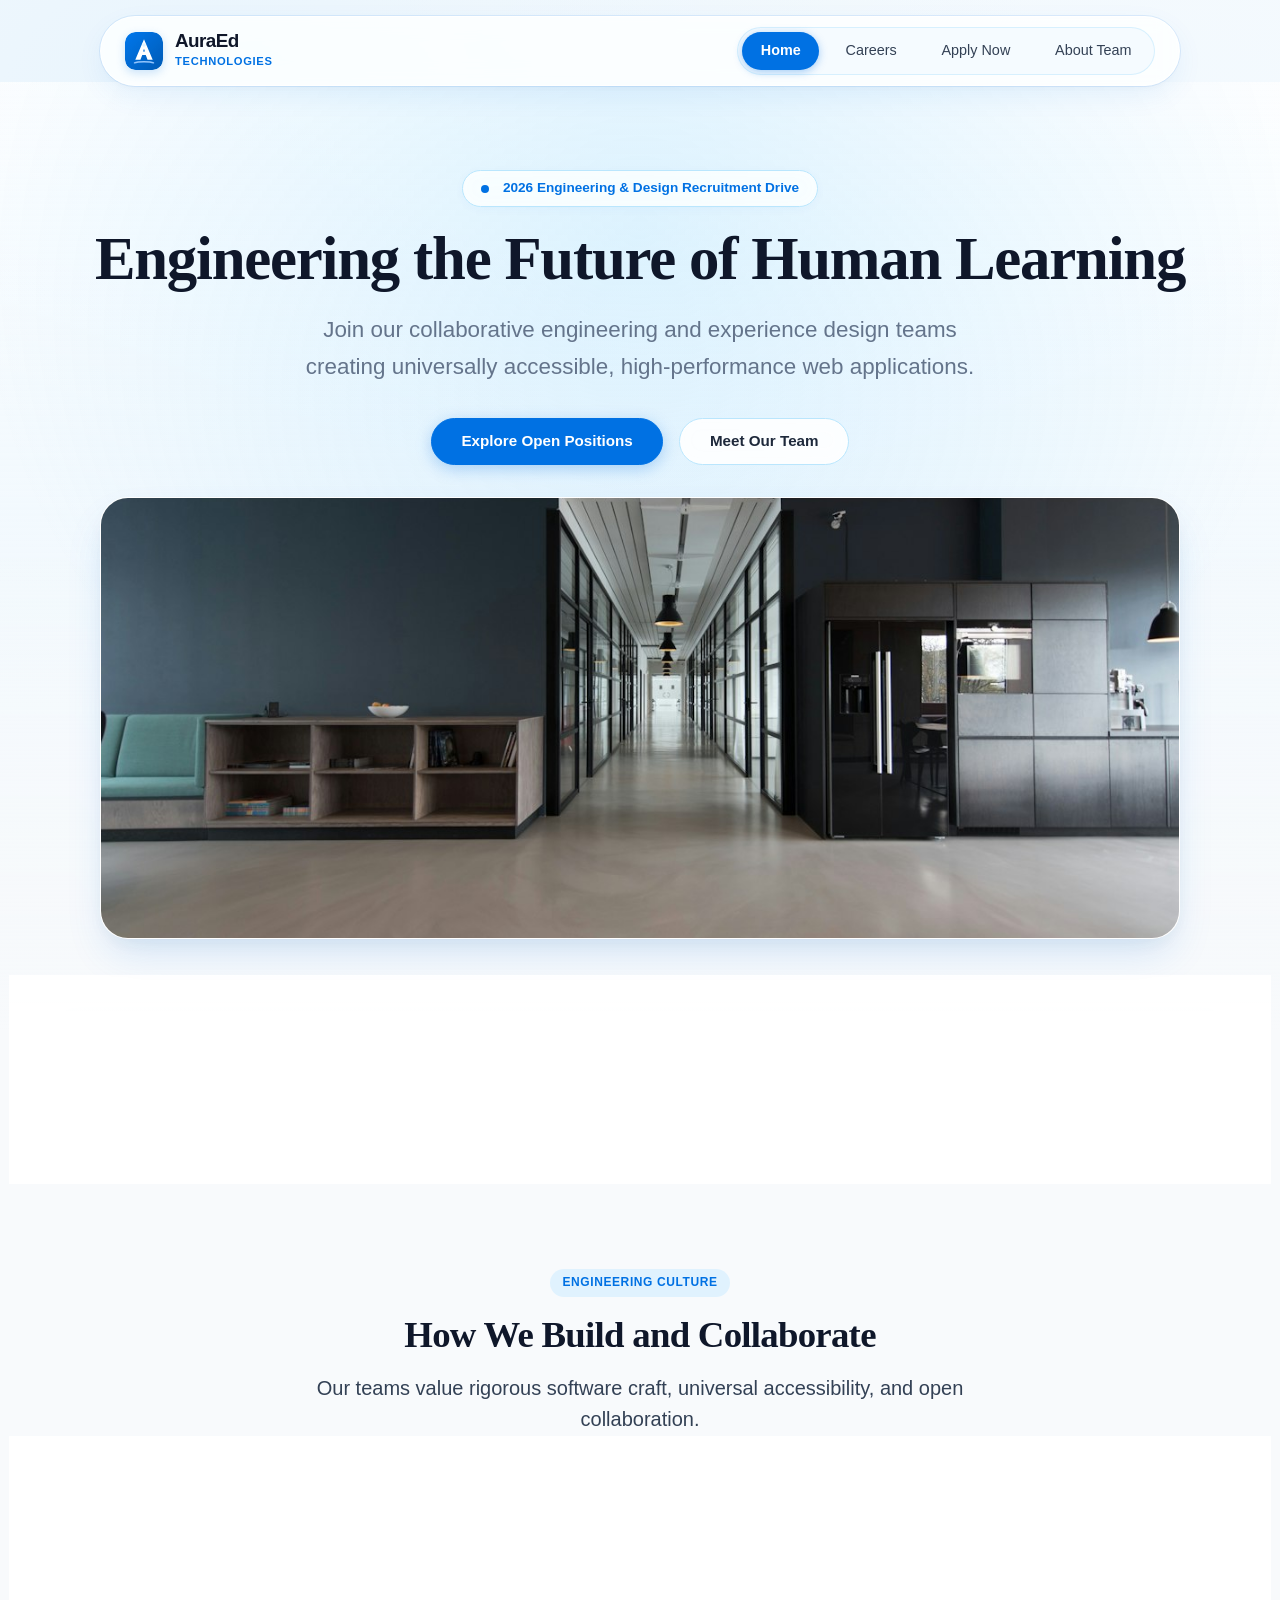
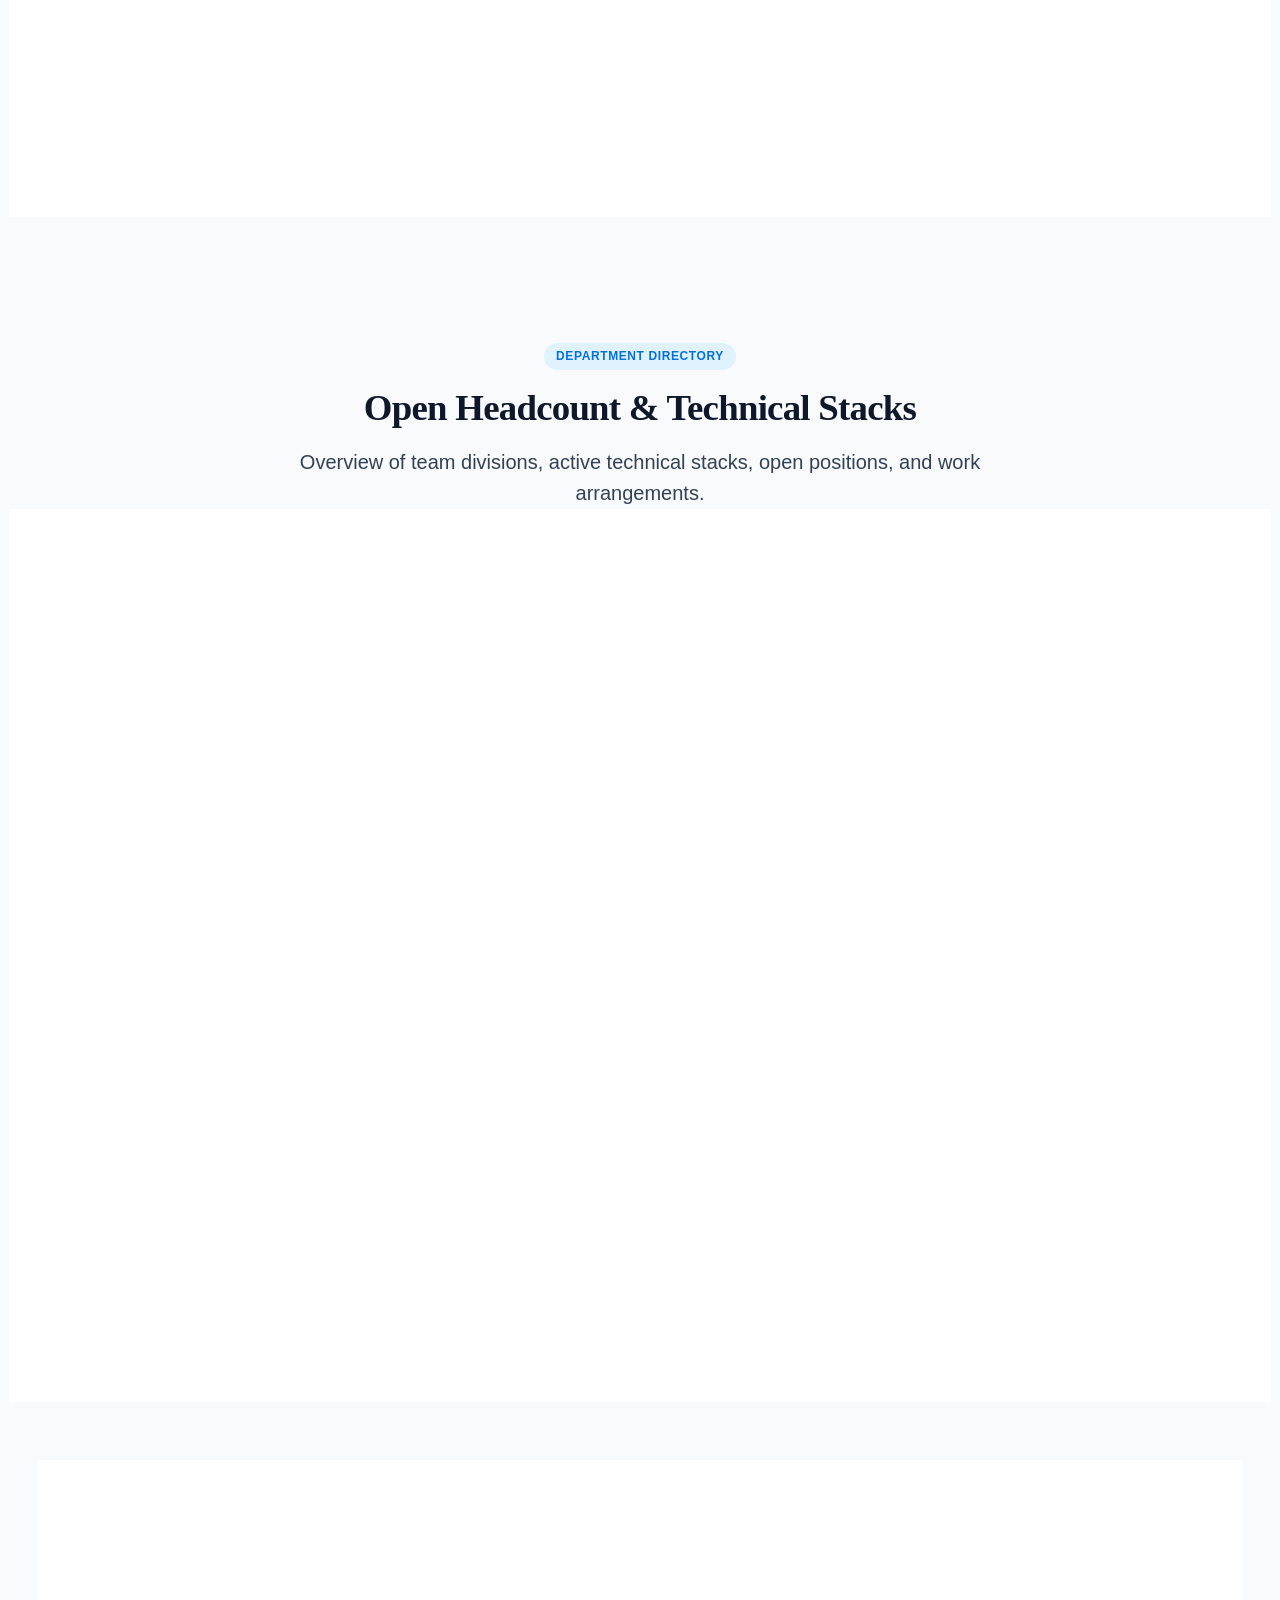
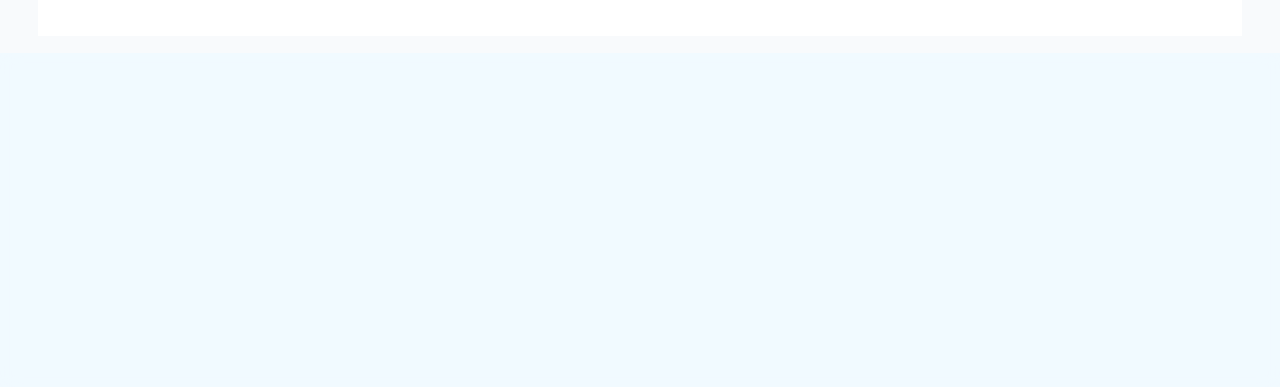
<file: index.html>
<!DOCTYPE html>
<html lang="en">
<head>
  <meta charset="utf-8">
  <meta name="viewport" content="width=device-width, initial-scale=1.0">
  <meta name="description" content="AuraEd Technologies Careers Portal. Explore engineering, design, and accessibility opportunities in our Melbourne and remote teams.">
  <meta name="keywords" content="AuraEd Technologies, Careers, Recruitment, Engineering, Design, Jobs Melbourne">
  <meta name="author" content="AuraEd Technologies Talent Team">
  <title>AuraEd Technologies | Careers &amp; Engineering Opportunities</title>

  <!-- External Master Stylesheet -->
  <link rel="stylesheet" href="styles.css">

  <!-- ===================================================================
       MANDATORY RUBRIC REQUIREMENT: Exactly ONE Embedded Style Block
       Scoped Purpose: Scoped ambient glow gradient for hero section
       and active status pulse indicator on index.html.
       =================================================================== -->
  <style>
    .home-hero-glow {
      background-image: 
        radial-gradient(circle at 50% 15%, rgba(186, 230, 253, 0.45) 0%, transparent 65%),
        linear-gradient(180deg, rgba(255, 255, 255, 0.8) 0%, rgba(240, 249, 255, 0.5) 50%, rgba(255, 255, 255, 0) 100%);
    }
    .status-pulse-dot {
      display: inline-block;
      width: 8px;
      height: 8px;
      border-radius: 50%;
      background-color: #0071e3;
      margin-right: 6px;
      vertical-align: middle;
      animation: pulseGlow 2s infinite;
    }
  </style>
</head>
<body>

  <!-- Accessible Skip Link (WCAG 2.1 AA) -->
  <a href="#main-content" class="skip-link">Skip to main content</a>

  <!-- ===================================================================
       1. SHARED FLOATING HEADER & NAVIGATION
       =================================================================== -->
  <header class="site-header">
    <div class="site-nav" role="navigation" aria-label="Main Navigation">
      <a href="index.html" class="brand-lockup">
        <img src="images/logo.svg" alt="AuraEd Technologies Logo" class="brand-logo" width="38" height="38">
        <div class="brand-text">
          <span class="brand-name">AuraEd</span>
          <span class="brand-tagline">Technologies</span>
        </div>
      </a>

      <ul class="nav-links">
        <li><a href="index.html" class="nav-link active" aria-current="page">Home</a></li>
        <li><a href="jobs.html" class="nav-link">Careers</a></li>
        <li><a href="apply.html" class="nav-link">Apply Now</a></li>
        <li><a href="about.html" class="nav-link">About Team</a></li>
      </ul>
    </div>
  </header>

  <!-- ===================================================================
       2. MAIN CONTENT AREA (ANIMATED BLUR ENTRANCE)
       =================================================================== -->
  <main id="main-content" class="page-wrapper">

    <!-- Hero Section -->
    <section class="hero-banner home-hero-glow" aria-labelledby="hero-heading">
      <div class="container">
        <div class="floating-pill">
          <span class="status-pulse-dot" aria-hidden="true"></span>
          2026 Engineering &amp; Design Recruitment Drive
        </div>
        <h1 id="hero-heading" class="hero-title">Engineering the Future of Human Learning</h1>
        <p class="hero-subtitle">
          Join our collaborative engineering and experience design teams creating universally accessible, high-performance web applications.
        </p>
        <div class="hero-actions">
          <a href="jobs.html" class="btn btn-primary">Explore Open Positions</a>
          <a href="about.html" class="btn btn-secondary">Meet Our Team</a>
        </div>

        <!-- Large High-Resolution Campus Cover Photo -->
        <div class="cover-visual-wrap">
          <img 
            src="images/hero-campus.jpg" 
            alt="AuraEd Technologies Innovation Campus and Collaborative Engineering Laboratory" 
            width="1200" 
            height="440"
            loading="eager"
          >
        </div>
      </div>
    </section>

    <!-- Search & Filter Widget (Translucent Glass Component) -->
    <div class="container">
      <section aria-labelledby="search-heading">
        <form method="get" action="jobs.html" class="search-widget-card" role="search">
          <div class="search-form-flex">
            <div class="search-field-group">
              <label for="keyword" id="search-heading">Search Positions</label>
              <input type="search" id="keyword" name="keyword" class="search-input" placeholder="e.g. Platform Engineer, UX Designer...">
            </div>
            <div class="search-field-group">
              <label for="category">Discipline</label>
              <select id="category" name="category" class="search-select">
                <option value="">All Disciplines</option>
                <option value="engineering">Platform &amp; Infrastructure</option>
                <option value="design">Accessibility &amp; UX Design</option>
                <option value="data">Data &amp; Systems Architecture</option>
              </select>
            </div>
            <div class="search-field-group">
              <label for="location">Location Model</label>
              <select id="location" name="location" class="search-select">
                <option value="">All Locations</option>
                <option value="melbourne">Melbourne (HQ Campus)</option>
                <option value="sydney">Sydney (Hybrid)</option>
                <option value="remote">Remote (Australia Wide)</option>
              </select>
            </div>
            <div>
              <button type="submit" class="btn btn-primary">Search Jobs</button>
            </div>
          </div>
        </form>
      </section>
    </div>

    <!-- Core Workplace Culture Values -->
    <section class="section-padding" aria-labelledby="pillars-heading">
      <div class="container">
        <div class="section-title-wrap">
          <span class="feature-tag">Engineering Culture</span>
          <h2 id="pillars-heading" class="section-serif-title">How We Build and Collaborate</h2>
          <p class="text-lead text-muted">
            Our teams value rigorous software craft, universal accessibility, and open collaboration.
          </p>
        </div>

        <div class="grid-3col">
          <article class="glass-card">
            <span class="feature-tag">Accessibility First</span>
            <h3>Universal Digital Access</h3>
            <p>
              We engineer our web applications strictly to WCAG 2.1 AA benchmarks, ensuring screen reader compatibility, proper keyboard navigation, and inclusive design from day one.
            </p>
          </article>

          <article class="glass-card">
            <span class="feature-tag">Reliability</span>
            <h3>Modern Cloud Infrastructure</h3>
            <p>
              Our distributed services are built for high availability and low latency, utilizing container orchestration, structured logging, and automated testing pipelines.
            </p>
          </article>

          <article class="glass-card">
            <span class="feature-tag">Continuous Growth</span>
            <h3>Dedicated Learning Support</h3>
            <p>
              Every team member receives annual professional development budgets, dedicated hackathon days, and structured mentorship opportunities.
            </p>
          </article>
        </div>
      </div>
    </section>

    <!-- Department Overview Table (Colspan & Rowspan Demonstration) -->
    <section class="section-padding" aria-labelledby="matrix-heading">
      <div class="container">
        <div class="section-title-wrap">
          <span class="feature-tag">Department Directory</span>
          <h2 id="matrix-heading" class="section-serif-title">Open Headcount &amp; Technical Stacks</h2>
          <p class="text-lead text-muted">
            Overview of team divisions, active technical stacks, open positions, and work arrangements.
          </p>
        </div>

        <div class="table-responsive">
          <table class="data-table">
            <caption>Table 1.1: AuraEd Technologies Departmental Allocation &amp; Technical Stacks</caption>
            <thead>
              <tr>
                <th scope="col">Division</th>
                <th scope="col">Department</th>
                <th scope="col">Core Technical Stack</th>
                <th scope="col">Open Roles</th>
                <th scope="col">Location Model</th>
                <th scope="col">Priority Tier</th>
              </tr>
            </thead>
            <tbody>
              <!-- Rowspan: Division 'Platform Engineering' spans 2 rows -->
              <tr>
                <th scope="row" rowspan="2" class="cell-highlight">Platform Engineering</th>
                <td>Core Infrastructure &amp; SRE</td>
                <td>Kubernetes, Golang, Terraform, PostgreSQL</td>
                <td>3 Positions</td>
                <td>Melbourne / Hybrid</td>
                <td>Tier 1 (Immediate)</td>
              </tr>
              <tr>
                <td>Adaptive Learning Systems</td>
                <td>TypeScript, Python, GraphQL, Redis</td>
                <td>2 Positions</td>
                <td>Remote / Australia</td>
                <td>Tier 1 (Immediate)</td>
              </tr>

              <!-- Rowspan: Division 'Experience & Design' spans 2 rows -->
              <tr>
                <th scope="row" rowspan="2" class="cell-highlight">Experience &amp; Design</th>
                <td>Accessibility (A11y) &amp; UI</td>
                <td>Semantic HTML5, Modern CSS, WCAG 2.1 AA, Figma</td>
                <td>2 Positions</td>
                <td>Melbourne (HQ)</td>
                <td>Tier 1 (Immediate)</td>
              </tr>
              <tr>
                <td>Pedagogical UX Research</td>
                <td>User Journey Mapping, Mixed Methods, Heuristics</td>
                <td>1 Position</td>
                <td>Sydney / Hybrid</td>
                <td>Tier 2 (Q1 Intake)</td>
              </tr>

              <!-- Colspan Demonstration: Merged cross-departmental initiative row -->
              <tr>
                <th scope="row" class="cell-highlight">Data Governance</th>
                <td>Academic Privacy &amp; Compliance</td>
                <td colspan="2">Encrypted Telemetry, Auditing Systems (2 Shared Fellowships)</td>
                <td>National Remote</td>
                <td>Tier 2 (Q1 Intake)</td>
              </tr>
            </tbody>
            <tfoot>
              <tr>
                <td colspan="3"><strong>Total Active Recruitment Requisitions Across All Disciplines:</strong></td>
                <td><strong>10 Headcounts</strong></td>
                <td colspan="2"><strong>Target Commencement: Q4 2026 – Q1 2027</strong></td>
              </tr>
            </tfoot>
          </table>
        </div>

        <!-- ===================================================================
             MANDATORY RUBRIC REQUIREMENT: Exactly ONE Intentional Inline Style
             Demonstrating specific property cascade/override without style pollution.
             =================================================================== -->
        <div class="glass-card" style="border-left: 5px solid #0071e3; margin-top: 1.5rem;">
          <h4>Candidate Remuneration &amp; Parity Standards</h4>
          <p>
            AuraEd Technologies operates a transparent compensation framework. All positions listed on our portal are fully funded, benchmarked against top-quartile Australian tech compensation, and backed by a comprehensive superannuation program.
          </p>
        </div>
      </div>
    </section>

    <!-- Reconciliation & Acknowledgement of Country -->
    <section class="container" aria-label="Acknowledgement of Country">
      <div class="acknowledgement-box">
        <h3>
          <svg width="20" height="20" viewBox="0 0 24 24" fill="none" stroke="currentColor" stroke-width="2" stroke-linecap="round" stroke-linejoin="round" aria-hidden="true">
            <circle cx="12" cy="12" r="10"></circle>
            <path d="M12 2a14.5 14.5 0 0 0 0 20 14.5 14.5 0 0 0 0-20"></path>
            <path d="M2 12h20"></path>
          </svg>
          Acknowledgement of Country
        </h3>
        <p>
          AuraEd Technologies acknowledges the Traditional Custodians of the lands upon which we innovate, teach, and collaborate, particularly the Wurundjeri Woi-wurrung people of the Kulin Nation upon whose unceded ancestral lands our Melbourne campus stands. We pay our deepest respects to Elders past, present, and emerging, and celebrate the enduring knowledge, storytelling, and educational wisdom of Aboriginal and Torres Strait Islander peoples across Australia.
        </p>
      </div>
    </section>

  </main>

  <!-- ===================================================================
       3. SITE FOOTER (SHARED ACROSS ALL PAGES)
       =================================================================== -->
  <footer class="site-footer">
    <div class="container">
      <div class="footer-grid">
        <div class="footer-col">
          <h4>AuraEd Technologies</h4>
          <p>
            Engineering the Future of Human Learning through resilient educational technologies, uncompromising accessibility standards, and ethical digital research.
          </p>
        </div>

        <div class="footer-col">
          <h4>Navigation</h4>
          <ul class="footer-links">
            <li><a href="index.html">Home</a></li>
            <li><a href="jobs.html">Careers &amp; Open Roles</a></li>
            <li><a href="apply.html">Submit Application</a></li>
            <li><a href="about.html">About Team &amp; Unit</a></li>
          </ul>
        </div>

        <div class="footer-col">
          <h4>Academic &amp; Project</h4>
          <ul class="footer-links">
            <li><a href="https://jira.swinburne.edu.au/browse/COS10026-G04" target="_blank" rel="noopener noreferrer">Jira Project Board</a></li>
            <li><a href="https://github.com/swinburne-cos10026/auraed-recruitment-portal" target="_blank" rel="noopener noreferrer">GitHub Repository</a></li>
            <li><a href="mailto:careers@auraed.com.au">careers@auraed.com.au</a></li>
          </ul>
        </div>

        <div class="footer-col">
          <h4>Corporate Headquarters</h4>
          <p>
            Level 7, Innovation Precinct<br>
            Hawthorn, VIC 3122, Australia<br>
            Phone: +61 3 9214 8000
          </p>
        </div>
      </div>

      <div class="footer-bottom">
        <div>
          &copy; 2026 AuraEd Technologies Pty Ltd. All rights reserved.
        </div>
        <div>
          COS10026 Web Technologies &bull; Part 1
        </div>
      </div>
    </div>
  </footer>

</body>
</html>
</file>
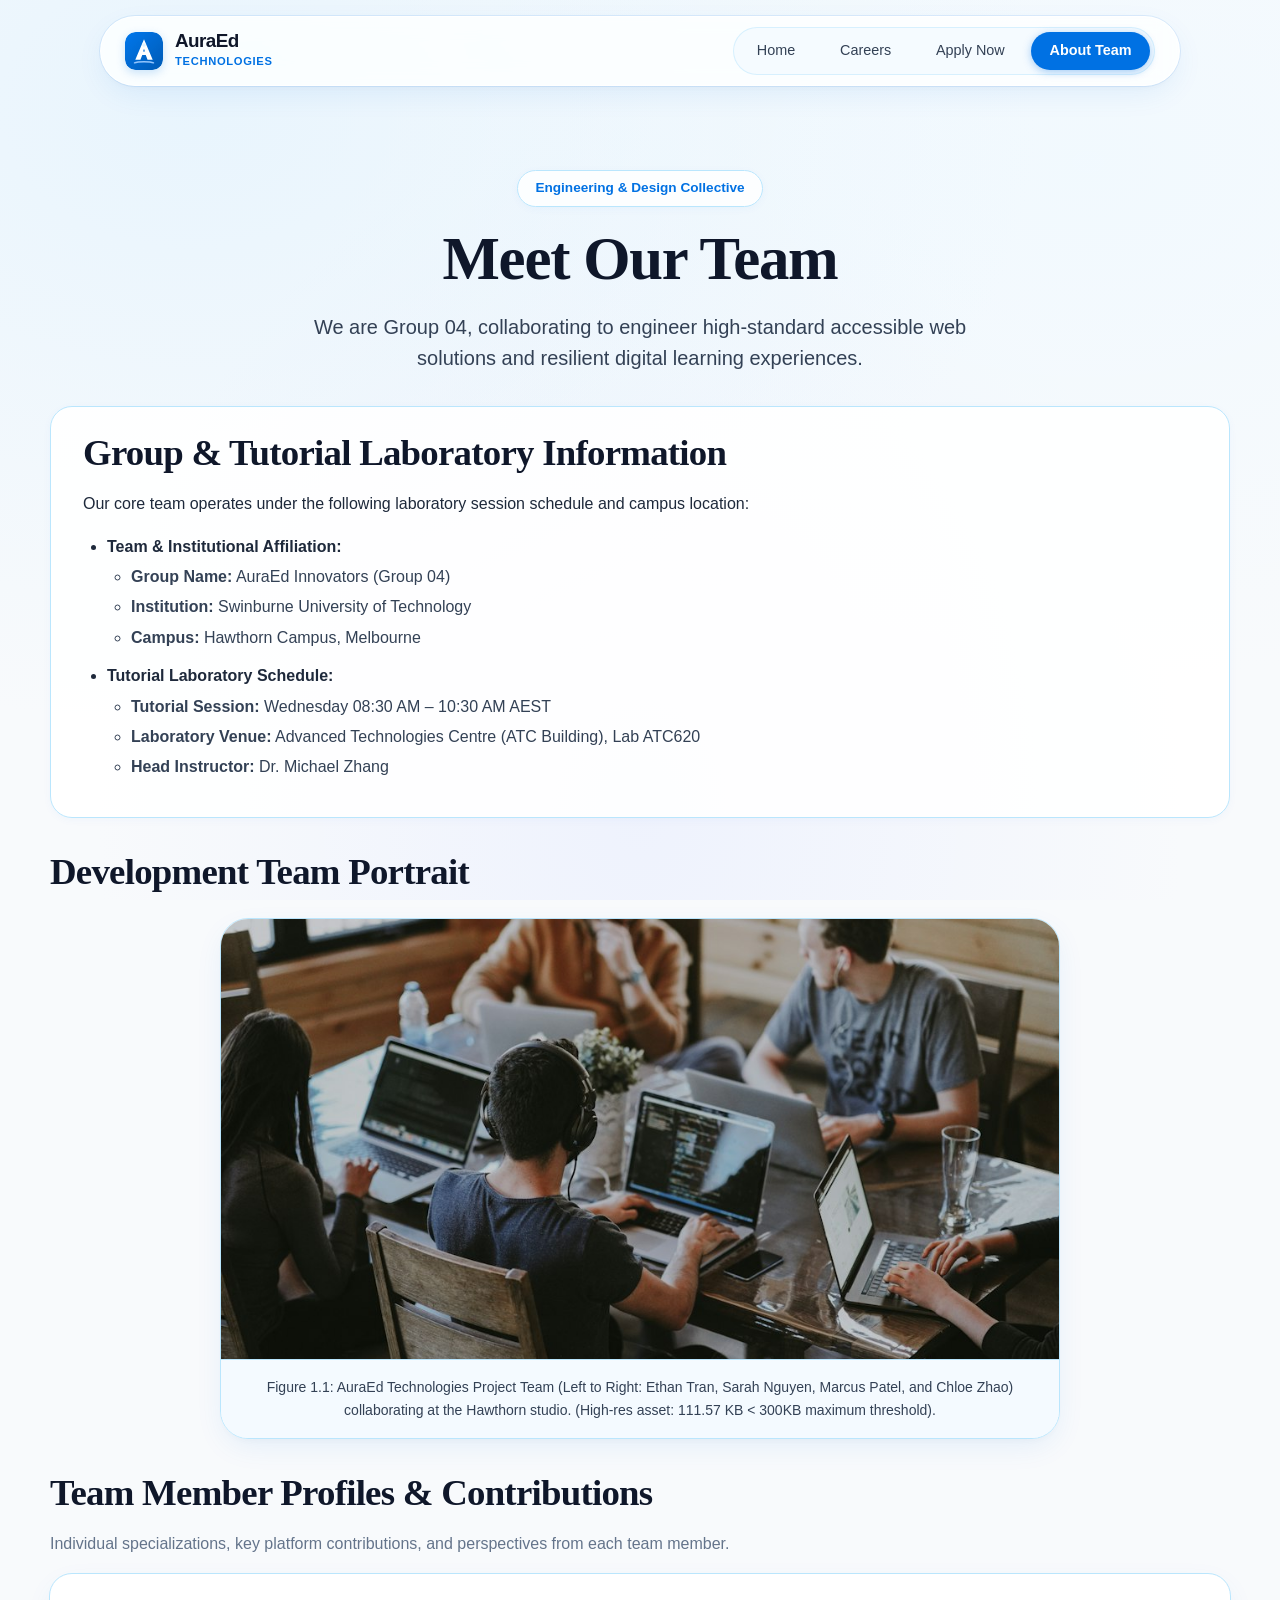
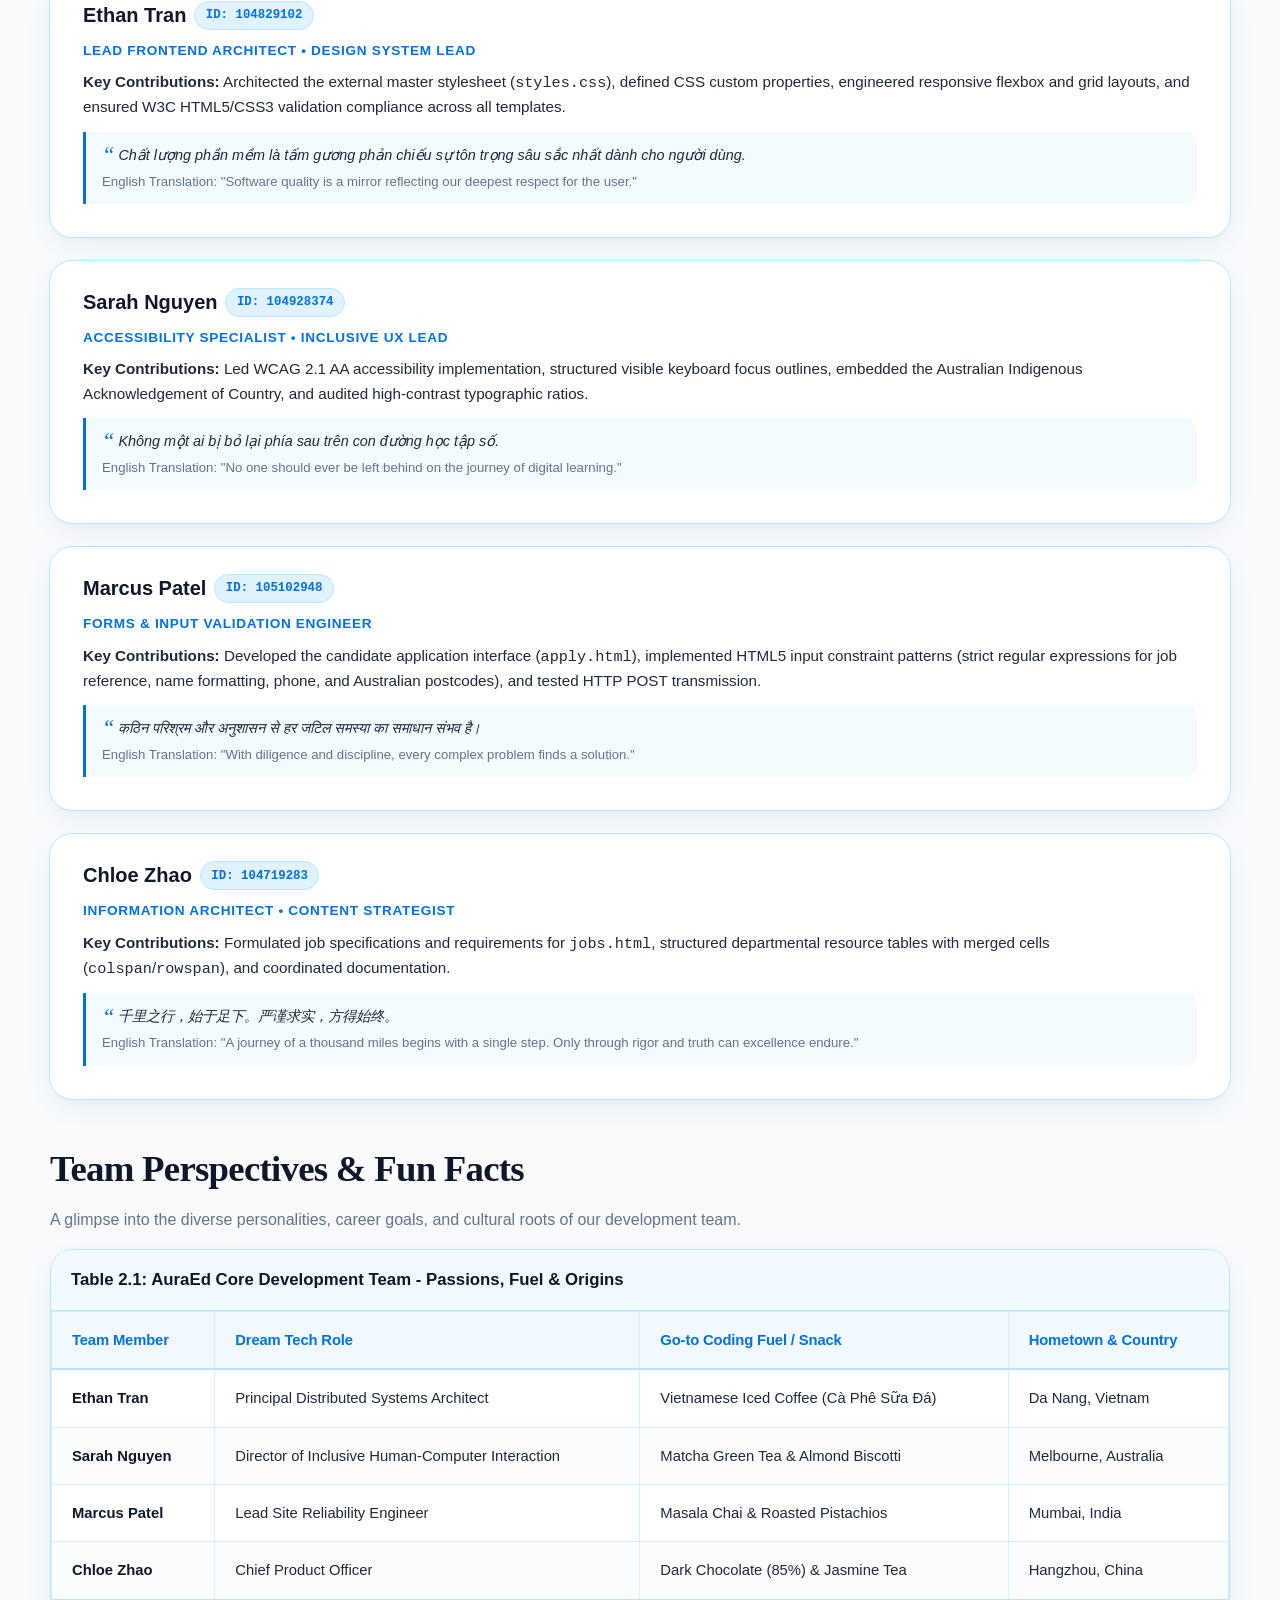
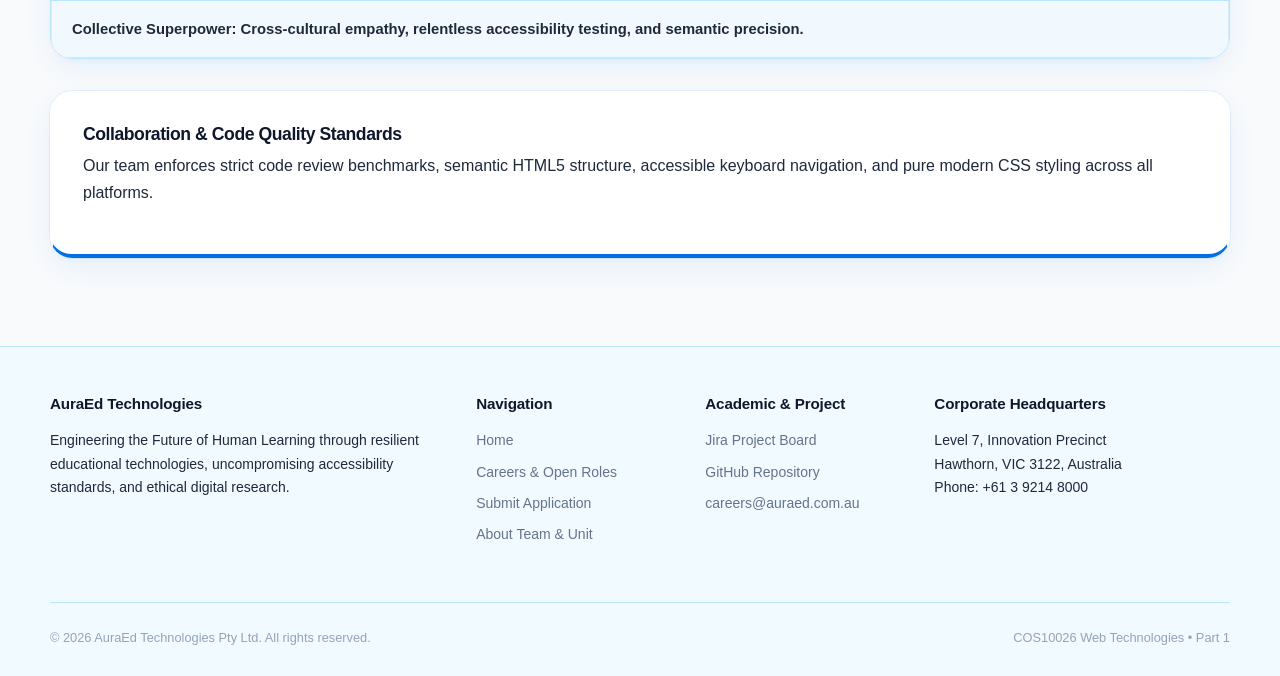
<file: about.html>
<!DOCTYPE html>
<html lang="en">
<head>
  <meta charset="utf-8">
  <meta name="viewport" content="width=device-width, initial-scale=1.0">
  <meta name="description" content="Meet the engineering and design collective at AuraEd Technologies. Team member profiles, architectural contributions, and laboratory schedule.">
  <meta name="keywords" content="AuraEd Team, Engineering Collective, Web Development, Team Profiles">
  <meta name="author" content="AuraEd Technologies Engineering Team">
  <title>About Our Team &amp; Collective | AuraEd Technologies</title>

  <!-- External Master Stylesheet -->
  <link rel="stylesheet" href="styles.css">

  <!-- ===================================================================
       MANDATORY RUBRIC REQUIREMENT: Exactly ONE Embedded Style Block
       Scoped Purpose: Scoped typography accent for member quote marks
       specific to about.html.
       =================================================================== -->
  <style>
    .quote-glyph {
      font-family: Georgia, serif;
      font-size: 1.4rem;
      line-height: 0;
      vertical-align: -0.2rem;
      color: #0071e3;
      margin-right: 0.25rem;
    }
  </style>
</head>
<body>

  <!-- Accessible Skip Link -->
  <a href="#main-content" class="skip-link">Skip to main content</a>

  <!-- ===================================================================
       1. SHARED FLOATING HEADER & NAVIGATION
       =================================================================== -->
  <header class="site-header">
    <div class="site-nav" role="navigation" aria-label="Main Navigation">
      <a href="index.html" class="brand-lockup">
        <img src="images/logo.svg" alt="AuraEd Technologies Logo" class="brand-logo" width="38" height="38">
        <div class="brand-text">
          <span class="brand-name">AuraEd</span>
          <span class="brand-tagline">Technologies</span>
        </div>
      </a>

      <ul class="nav-links">
        <li><a href="index.html" class="nav-link">Home</a></li>
        <li><a href="jobs.html" class="nav-link">Careers</a></li>
        <li><a href="apply.html" class="nav-link">Apply Now</a></li>
        <li><a href="about.html" class="nav-link active" aria-current="page">About Team</a></li>
      </ul>
    </div>
  </header>

  <!-- ===================================================================
       2. MAIN CONTENT AREA (WITH ANIMATED BLUR INGRESS)
       =================================================================== -->
  <main id="main-content" class="page-wrapper">
    <div class="container section-padding">

      <!-- Page Header -->
      <div class="section-title-wrap">
        <div class="floating-pill">Engineering &amp; Design Collective</div>
        <h1 class="hero-title">Meet Our Team</h1>
        <p class="text-lead text-muted">
          We are Group 04, collaborating to engineer high-standard accessible web solutions and resilient digital learning experiences.
        </p>
      </div>

      <!-- ===============================================================
           SECTION 1: GROUP & COURSE INFORMATION (NESTED LIST REQUIREMENT)
           =============================================================== -->
      <section aria-labelledby="group-info-heading">
        <div class="group-meta-card">
          <h2 id="group-info-heading" class="section-serif-title">Group &amp; Tutorial Laboratory Information</h2>
          <p>
            Our core team operates under the following laboratory session schedule and campus location:
          </p>

          <!-- Mandatory Rubric Requirement: Nested List (<ul> inside <ul>) -->
          <ul class="nested-list">
            <li>
              Team &amp; Institutional Affiliation:
              <ul>
                <li><strong>Group Name:</strong> AuraEd Innovators (Group 04)</li>
                <li><strong>Institution:</strong> Swinburne University of Technology</li>
                <li><strong>Campus:</strong> Hawthorn Campus, Melbourne</li>
              </ul>
            </li>
            <li>
              Tutorial Laboratory Schedule:
              <ul>
                <li><strong>Tutorial Session:</strong> Wednesday 08:30 AM – 10:30 AM AEST</li>
                <li><strong>Laboratory Venue:</strong> Advanced Technologies Centre (ATC Building), Lab ATC620</li>
                <li><strong>Head Instructor:</strong> Dr. Michael Zhang</li>
              </ul>
            </li>
          </ul>
        </div>
      </section>

      <!-- ===============================================================
           SECTION 2: GROUP PHOTO (<figure> & <figcaption> REQUIREMENT)
           =============================================================== -->
      <section aria-labelledby="photo-heading">
        <h2 id="photo-heading" class="section-serif-title">Development Team Portrait</h2>
        
        <!-- Mandatory Rubric Feature: <figure> with <figcaption> (Under 300KB) -->
        <figure class="team-figure">
          <img 
            src="images/team-photo.jpg" 
            alt="AuraEd Technologies Engineering Team Collaborating at Studio Desk" 
            width="840" 
            height="440"
            loading="eager"
          >
          <figcaption>
            Figure 1.1: AuraEd Technologies Project Team (Left to Right: Ethan Tran, Sarah Nguyen, Marcus Patel, and Chloe Zhao) collaborating at the Hawthorn studio. (High-res asset: 111.57 KB &lt; 300KB maximum threshold).
          </figcaption>
        </figure>
      </section>

      <!-- ===============================================================
           SECTION 3: TEAM MEMBER CONTRIBUTIONS & QUOTES (DEFINITION LIST)
           =============================================================== -->
      <section aria-labelledby="contributions-heading">
        <h2 id="contributions-heading" class="section-serif-title">Team Member Profiles &amp; Contributions</h2>
        <p class="text-muted">
          Individual specializations, key platform contributions, and perspectives from each team member.
        </p>

        <!-- Mandatory Rubric Requirement: Definition List (<dl>, <dt>, <dd>) -->
        <dl class="team-dl">

          <!-- Member 1: Ethan Tran -->
          <div class="team-member-card">
            <dt class="team-dt">
              <span>Ethan Tran</span>
              <span class="student-id-badge">ID: 104829102</span>
            </dt>
            <div class="team-role">Lead Frontend Architect &bull; Design System Lead</div>
            <dd class="team-dd">
              <strong>Key Contributions:</strong> Architected the external master stylesheet (<code>styles.css</code>), defined CSS custom properties, engineered responsive flexbox and grid layouts, and ensured W3C HTML5/CSS3 validation compliance across all templates.
            </dd>
            <dd class="team-dd">
              <div class="quote-block">
                <span class="quote-glyph" aria-hidden="true">&ldquo;</span>Chất lượng phần mềm là tấm gương phản chiếu sự tôn trọng sâu sắc nhất dành cho người dùng.
                <span class="quote-translation">English Translation: "Software quality is a mirror reflecting our deepest respect for the user."</span>
              </div>
            </dd>
          </div>

          <!-- Member 2: Sarah Nguyen -->
          <div class="team-member-card">
            <dt class="team-dt">
              <span>Sarah Nguyen</span>
              <span class="student-id-badge">ID: 104928374</span>
            </dt>
            <div class="team-role">Accessibility Specialist &bull; Inclusive UX Lead</div>
            <dd class="team-dd">
              <strong>Key Contributions:</strong> Led WCAG 2.1 AA accessibility implementation, structured visible keyboard focus outlines, embedded the Australian Indigenous Acknowledgement of Country, and audited high-contrast typographic ratios.
            </dd>
            <dd class="team-dd">
              <div class="quote-block">
                <span class="quote-glyph" aria-hidden="true">&ldquo;</span>Không một ai bị bỏ lại phía sau trên con đường học tập số.
                <span class="quote-translation">English Translation: "No one should ever be left behind on the journey of digital learning."</span>
              </div>
            </dd>
          </div>

          <!-- Member 3: Marcus Patel -->
          <div class="team-member-card">
            <dt class="team-dt">
              <span>Marcus Patel</span>
              <span class="student-id-badge">ID: 105102948</span>
            </dt>
            <div class="team-role">Forms &amp; Input Validation Engineer</div>
            <dd class="team-dd">
              <strong>Key Contributions:</strong> Developed the candidate application interface (<code>apply.html</code>), implemented HTML5 input constraint patterns (strict regular expressions for job reference, name formatting, phone, and Australian postcodes), and tested HTTP POST transmission.
            </dd>
            <dd class="team-dd">
              <div class="quote-block">
                <span class="quote-glyph" aria-hidden="true">&ldquo;</span>कठिन परिश्रम और अनुशासन से हर जटिल समस्या का समाधान संभव है।
                <span class="quote-translation">English Translation: "With diligence and discipline, every complex problem finds a solution."</span>
              </div>
            </dd>
          </div>

          <!-- Member 4: Chloe Zhao -->
          <div class="team-member-card">
            <dt class="team-dt">
              <span>Chloe Zhao</span>
              <span class="student-id-badge">ID: 104719283</span>
            </dt>
            <div class="team-role">Information Architect &bull; Content Strategist</div>
            <dd class="team-dd">
              <strong>Key Contributions:</strong> Formulated job specifications and requirements for <code>jobs.html</code>, structured departmental resource tables with merged cells (<code>colspan</code>/<code>rowspan</code>), and coordinated documentation.
            </dd>
            <dd class="team-dd">
              <div class="quote-block">
                <span class="quote-glyph" aria-hidden="true">&ldquo;</span>千里之行，始于足下。严谨求实，方得始终。
                <span class="quote-translation">English Translation: "A journey of a thousand miles begins with a single step. Only through rigor and truth can excellence endure."</span>
              </div>
            </dd>
          </div>

        </dl>
      </section>

      <!-- ===============================================================
           SECTION 4: FUN FACTS TABLE (WITH CAPTION & HOVER HIGHLIGHT)
           =============================================================== -->
      <section aria-labelledby="fun-facts-heading">
        <h2 id="fun-facts-heading" class="section-serif-title">Team Perspectives &amp; Fun Facts</h2>
        <p class="text-muted">
          A glimpse into the diverse personalities, career goals, and cultural roots of our development team.
        </p>

        <div class="table-responsive">
          <table class="data-table">
            <!-- Mandatory Rubric Feature: <caption> tag -->
            <caption>Table 2.1: AuraEd Core Development Team - Passions, Fuel &amp; Origins</caption>
            <thead>
              <tr>
                <th scope="col">Team Member</th>
                <th scope="col">Dream Tech Role</th>
                <th scope="col">Go-to Coding Fuel / Snack</th>
                <th scope="col">Hometown &amp; Country</th>
              </tr>
            </thead>
            <tbody>
              <tr>
                <th scope="row" class="cell-highlight">Ethan Tran</th>
                <td>Principal Distributed Systems Architect</td>
                <td>Vietnamese Iced Coffee (Cà Phê Sữa Đá)</td>
                <td>Da Nang, Vietnam</td>
              </tr>
              <tr>
                <th scope="row" class="cell-highlight">Sarah Nguyen</th>
                <td>Director of Inclusive Human-Computer Interaction</td>
                <td>Matcha Green Tea &amp; Almond Biscotti</td>
                <td>Melbourne, Australia</td>
              </tr>
              <tr>
                <th scope="row" class="cell-highlight">Marcus Patel</th>
                <td>Lead Site Reliability Engineer</td>
                <td>Masala Chai &amp; Roasted Pistachios</td>
                <td>Mumbai, India</td>
              </tr>
              <tr>
                <th scope="row" class="cell-highlight">Chloe Zhao</th>
                <td>Chief Product Officer</td>
                <td>Dark Chocolate (85%) &amp; Jasmine Tea</td>
                <td>Hangzhou, China</td>
              </tr>
            </tbody>
            <tfoot>
              <tr>
                <td colspan="4">
                  <strong>Collective Superpower:</strong> Cross-cultural empathy, relentless accessibility testing, and semantic precision.
                </td>
              </tr>
            </tfoot>
          </table>
        </div>
      </section>

      <!-- ===================================================================
           MANDATORY RUBRIC REQUIREMENT: Exactly ONE Intentional Inline Style
           Demonstrating specific property cascade/override without style pollution.
           =================================================================== -->
      <div class="glass-card" style="border-bottom: 4px solid #0071e3; margin-top: 2rem;">
        <h4>Collaboration &amp; Code Quality Standards</h4>
        <p>
          Our team enforces strict code review benchmarks, semantic HTML5 structure, accessible keyboard navigation, and pure modern CSS styling across all platforms.
        </p>
      </div>

    </div>
  </main>

  <!-- ===================================================================
       3. SITE FOOTER (SHARED ACROSS ALL PAGES)
       =================================================================== -->
  <footer class="site-footer">
    <div class="container">
      <div class="footer-grid">
        <div class="footer-col">
          <h4>AuraEd Technologies</h4>
          <p>
            Engineering the Future of Human Learning through resilient educational technologies, uncompromising accessibility standards, and ethical digital research.
          </p>
        </div>

        <div class="footer-col">
          <h4>Navigation</h4>
          <ul class="footer-links">
            <li><a href="index.html">Home</a></li>
            <li><a href="jobs.html">Careers &amp; Open Roles</a></li>
            <li><a href="apply.html">Submit Application</a></li>
            <li><a href="about.html">About Team &amp; Unit</a></li>
          </ul>
        </div>

        <div class="footer-col">
          <h4>Academic &amp; Project</h4>
          <ul class="footer-links">
            <li><a href="https://jira.swinburne.edu.au/browse/COS10026-G04" target="_blank" rel="noopener noreferrer">Jira Project Board</a></li>
            <li><a href="https://github.com/swinburne-cos10026/auraed-recruitment-portal" target="_blank" rel="noopener noreferrer">GitHub Repository</a></li>
            <li><a href="mailto:careers@auraed.com.au">careers@auraed.com.au</a></li>
          </ul>
        </div>

        <div class="footer-col">
          <h4>Corporate Headquarters</h4>
          <p>
            Level 7, Innovation Precinct<br>
            Hawthorn, VIC 3122, Australia<br>
            Phone: +61 3 9214 8000
          </p>
        </div>
      </div>

      <div class="footer-bottom">
        <div>
          &copy; 2026 AuraEd Technologies Pty Ltd. All rights reserved.
        </div>
        <div>
          COS10026 Web Technologies &bull; Part 1
        </div>
      </div>
    </div>
  </footer>

</body>
</html>
</file>
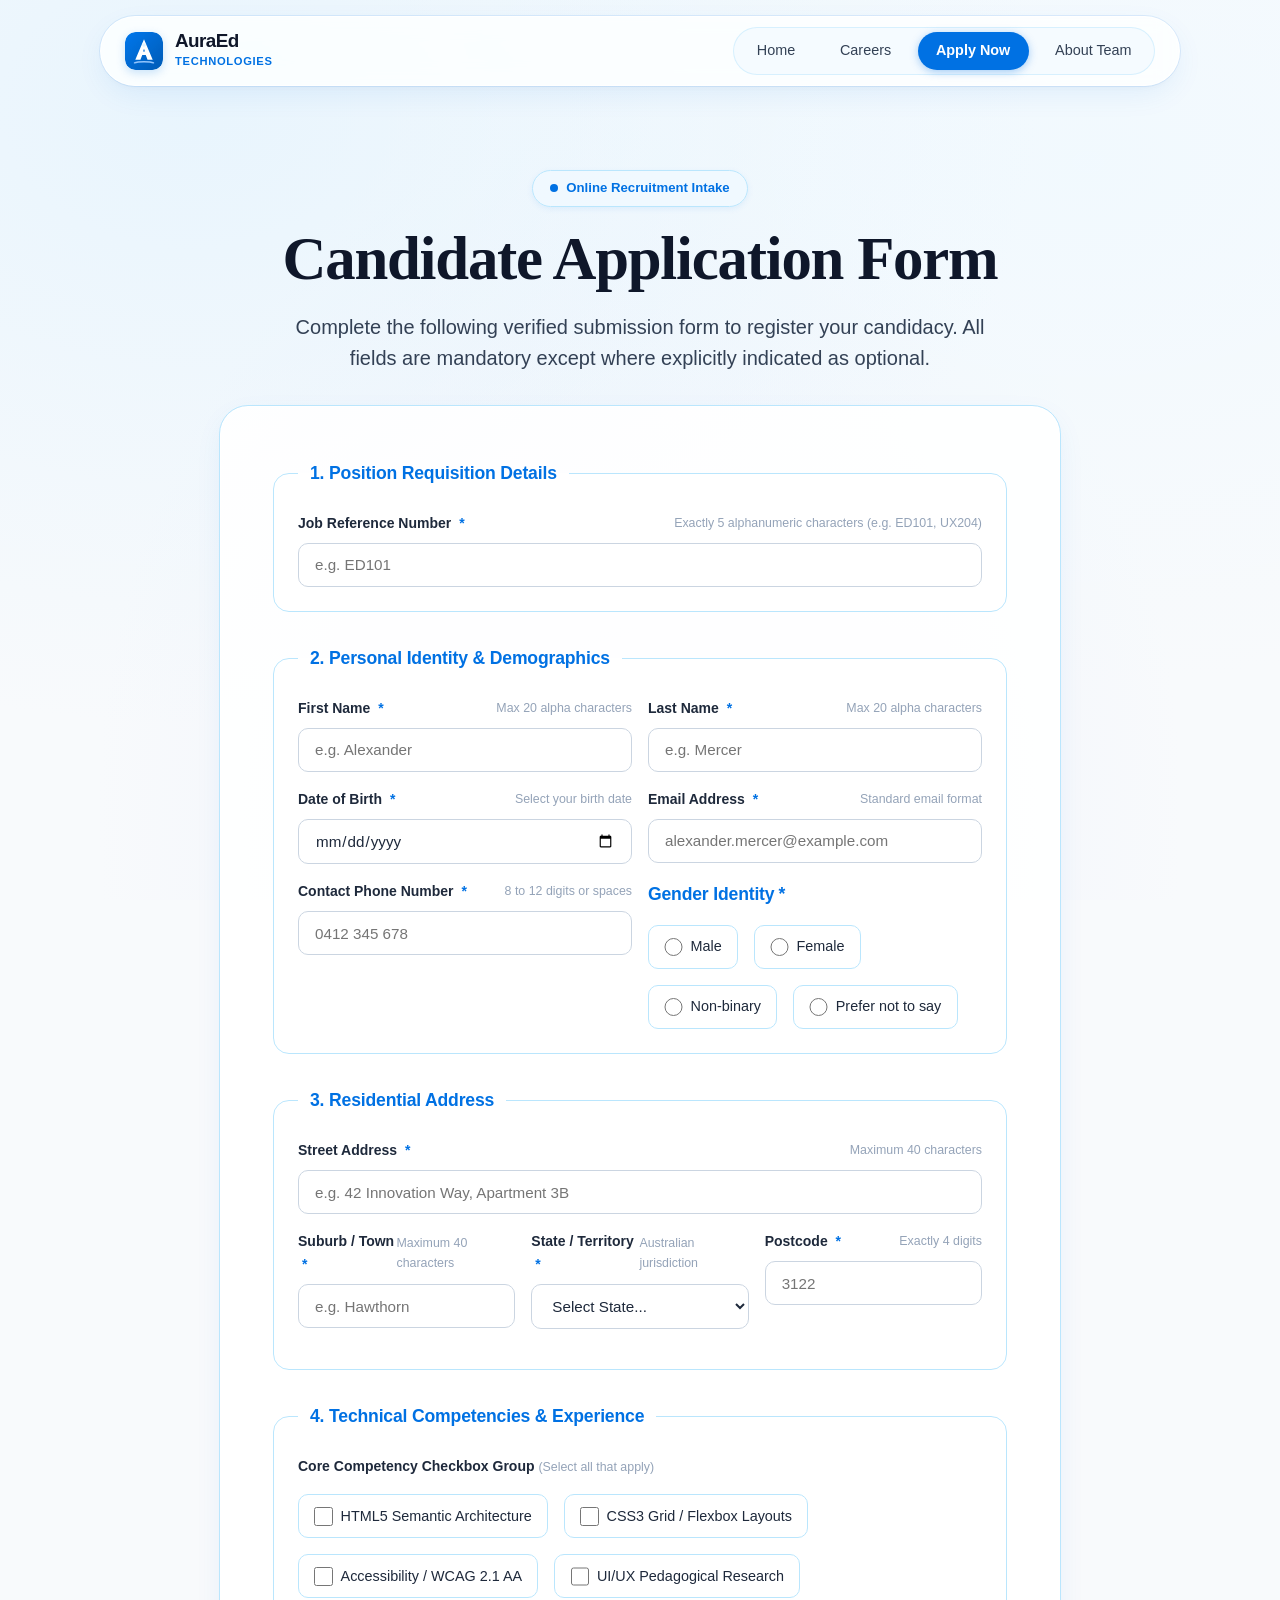
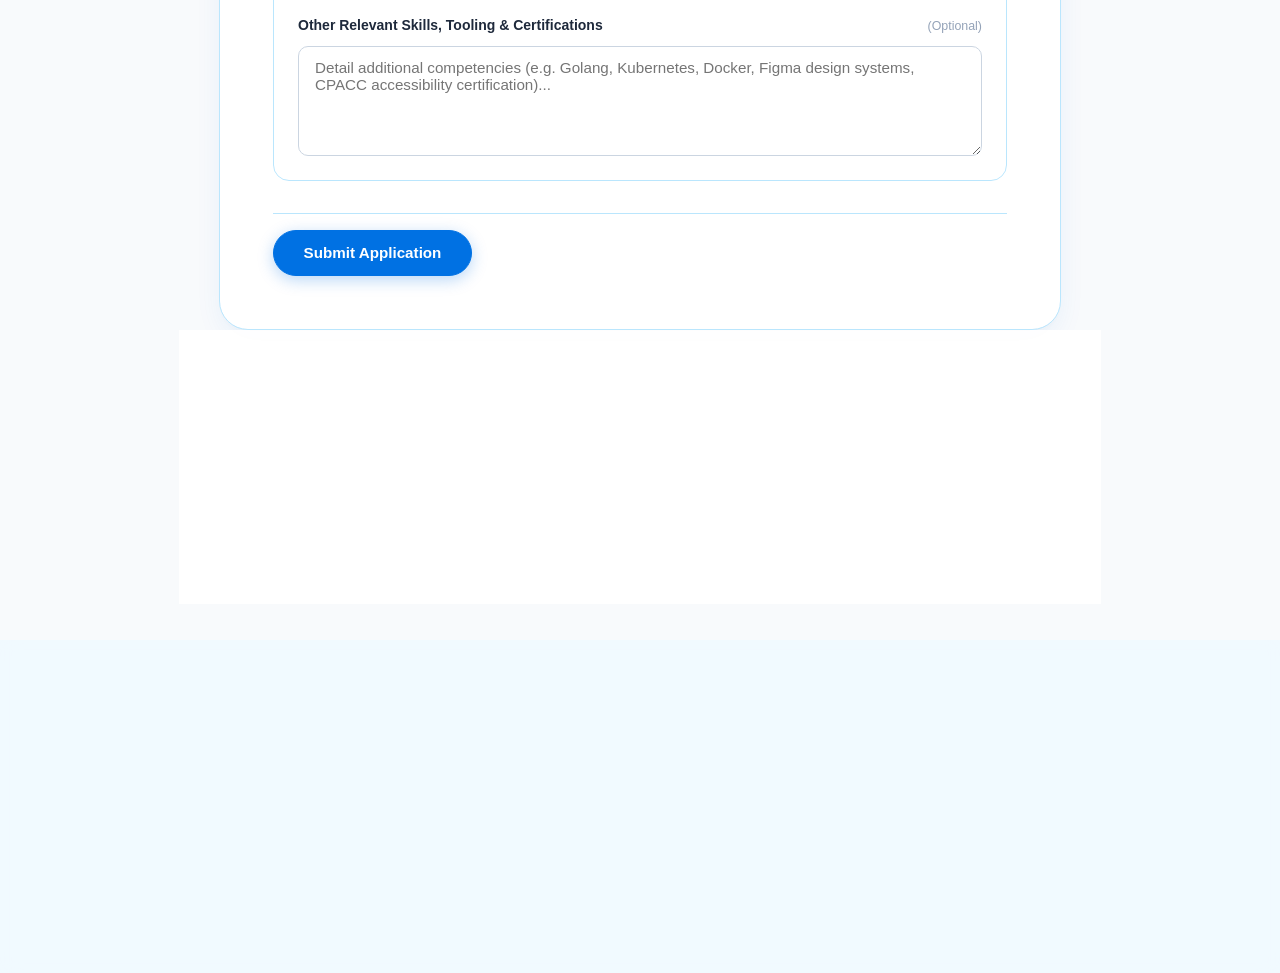
<file: apply.html>
<!DOCTYPE html>
<html lang="en">
<head>
  <meta charset="utf-8">
  <meta name="viewport" content="width=device-width, initial-scale=1.0">
  <meta name="description" content="Submit your employment application to AuraEd Technologies. Complete our accessible HTML5 application form for engineering and design roles.">
  <meta name="keywords" content="AuraEd Application Form, EdTech Job Application, Apply Online, Software Careers">
  <meta name="author" content="AuraEd Technologies Talent Acquisition">
  <title>Job Application Portal | AuraEd Technologies</title>

  <!-- External Master Stylesheet -->
  <link rel="stylesheet" href="styles.css">

  <!-- ===================================================================
       MANDATORY RUBRIC REQUIREMENT: Exactly ONE Embedded Style Block
       Scoped Purpose: Scoped pill styling for online intake indicator
       specific to apply.html.
       =================================================================== -->
  <style>
    .form-header-badge {
      display: inline-flex;
      align-items: center;
      gap: 0.5rem;
      background-color: rgba(240, 249, 255, 0.9);
      border: 1px solid #bae6fd;
      border-radius: 9999px;
      padding: 0.4rem 1.1rem;
      font-size: 0.825rem;
      font-weight: 600;
      color: #0071e3;
      margin-bottom: 1rem;
      box-shadow: 0 2px 6px rgba(0, 113, 227, 0.08);
    }
    .form-header-badge::before {
      content: "";
      width: 8px;
      height: 8px;
      border-radius: 50%;
      background-color: #0071e3;
      animation: pulseGlow 2s infinite;
    }
  </style>
</head>
<body>

  <!-- Accessible Skip Link -->
  <a href="#main-content" class="skip-link">Skip to main content</a>

  <!-- ===================================================================
       1. SHARED FLOATING HEADER & NAVIGATION
       =================================================================== -->
  <header class="site-header">
    <div class="site-nav" role="navigation" aria-label="Main Navigation">
      <a href="index.html" class="brand-lockup">
        <img src="images/logo.svg" alt="AuraEd Technologies Logo" class="brand-logo" width="38" height="38">
        <div class="brand-text">
          <span class="brand-name">AuraEd</span>
          <span class="brand-tagline">Technologies</span>
        </div>
      </a>

      <ul class="nav-links">
        <li><a href="index.html" class="nav-link">Home</a></li>
        <li><a href="jobs.html" class="nav-link">Careers</a></li>
        <li><a href="apply.html" class="nav-link active" aria-current="page">Apply Now</a></li>
        <li><a href="about.html" class="nav-link">About Team</a></li>
      </ul>
    </div>
  </header>

  <!-- ===================================================================
       2. MAIN CONTENT AREA (APPLICATION FORM)
       =================================================================== -->
  <main id="main-content" class="page-wrapper">
    <div class="container section-padding">
      
      <div class="section-title-wrap">
        <div class="form-header-badge">Online Recruitment Intake</div>
        <h1 class="hero-title">Candidate Application Form</h1>
        <p class="text-lead text-muted">
          Complete the following verified submission form to register your candidacy. All fields are mandatory except where explicitly indicated as optional.
        </p>
      </div>

      <!-- Application Form Card Container -->
      <div class="form-container">

        <!-- Swinburne Mercury Endpoint -->
        <form method="post" action="https://mercury.swin.edu.au/it000000/formtest.php" class="application-form" novalidate>

          <!-- =============================================================
               FIELDSET 1: POSITION DETAILS
               ============================================================= -->
          <fieldset>
            <legend>1. Position Requisition Details</legend>
            <div class="form-group">
              <label for="job_ref" class="form-label">
                <span>Job Reference Number <span class="required-star" aria-hidden="true">*</span></span>
                <span class="form-hint">Exactly 5 alphanumeric characters (e.g. ED101, UX204)</span>
              </label>
              <input 
                type="text" 
                id="job_ref" 
                name="job_ref" 
                class="form-control" 
                pattern="[a-zA-Z0-9]{5}" 
                maxlength="5" 
                placeholder="e.g. ED101" 
                required 
                aria-required="true"
              >
            </div>
          </fieldset>

          <!-- =============================================================
               FIELDSET 2: PERSONAL IDENTITY & CONTACT
               ============================================================= -->
          <fieldset>
            <legend>2. Personal Identity &amp; Demographics</legend>

            <div class="form-grid-2">
              <div class="form-group">
                <label for="first_name" class="form-label">
                  <span>First Name <span class="required-star" aria-hidden="true">*</span></span>
                  <span class="form-hint">Max 20 alpha characters</span>
                </label>
                <input 
                  type="text" 
                  id="first_name" 
                  name="first_name" 
                  class="form-control" 
                  maxlength="20" 
                  pattern="[A-Za-z\s]+" 
                  placeholder="e.g. Alexander" 
                  required 
                  aria-required="true"
                >
              </div>

              <div class="form-group">
                <label for="last_name" class="form-label">
                  <span>Last Name <span class="required-star" aria-hidden="true">*</span></span>
                  <span class="form-hint">Max 20 alpha characters</span>
                </label>
                <input 
                  type="text" 
                  id="last_name" 
                  name="last_name" 
                  class="form-control" 
                  maxlength="20" 
                  pattern="[A-Za-z\s]+" 
                  placeholder="e.g. Mercer" 
                  required 
                  aria-required="true"
                >
              </div>
            </div>

            <div class="form-grid-2">
              <div class="form-group">
                <label for="dob" class="form-label">
                  <span>Date of Birth <span class="required-star" aria-hidden="true">*</span></span>
                  <span class="form-hint">Select your birth date</span>
                </label>
                <input 
                  type="date" 
                  id="dob" 
                  name="dob" 
                  class="form-control" 
                  required 
                  aria-required="true"
                >
              </div>

              <div class="form-group">
                <label for="email" class="form-label">
                  <span>Email Address <span class="required-star" aria-hidden="true">*</span></span>
                  <span class="form-hint">Standard email format</span>
                </label>
                <input 
                  type="email" 
                  id="email" 
                  name="email" 
                  class="form-control" 
                  placeholder="alexander.mercer@example.com" 
                  required 
                  aria-required="true"
                >
              </div>
            </div>

            <div class="form-grid-2">
              <div class="form-group">
                <label for="phone" class="form-label">
                  <span>Contact Phone Number <span class="required-star" aria-hidden="true">*</span></span>
                  <span class="form-hint">8 to 12 digits or spaces</span>
                </label>
                <input 
                  type="tel" 
                  id="phone" 
                  name="phone" 
                  class="form-control" 
                  pattern="[0-9\s]{8,12}" 
                  placeholder="0412 345 678" 
                  required 
                  aria-required="true"
                >
              </div>

              <!-- Gender Radio Button Sub-Fieldset -->
              <div class="form-group">
                <fieldset class="gender-fieldset">
                  <legend class="form-label gender-legend">
                    Gender Identity <span class="required-star" aria-hidden="true">*</span>
                  </legend>
                  <div class="choice-group">
                    <label class="choice-label" for="gender_male">
                      <input type="radio" id="gender_male" name="gender" value="Male" required>
                      <span>Male</span>
                    </label>

                    <label class="choice-label" for="gender_female">
                      <input type="radio" id="gender_female" name="gender" value="Female" required>
                      <span>Female</span>
                    </label>

                    <label class="choice-label" for="gender_nonbinary">
                      <input type="radio" id="gender_nonbinary" name="gender" value="Non-binary" required>
                      <span>Non-binary</span>
                    </label>

                    <label class="choice-label" for="gender_other">
                      <input type="radio" id="gender_other" name="gender" value="Prefer not to say" required>
                      <span>Prefer not to say</span>
                    </label>
                  </div>
                </fieldset>
              </div>
            </div>
          </fieldset>

          <!-- =============================================================
               FIELDSET 3: RESIDENTIAL ADDRESS
               ============================================================= -->
          <fieldset>
            <legend>3. Residential Address</legend>

            <div class="form-group">
              <label for="address" class="form-label">
                <span>Street Address <span class="required-star" aria-hidden="true">*</span></span>
                <span class="form-hint">Maximum 40 characters</span>
              </label>
              <input 
                type="text" 
                id="address" 
                name="address" 
                class="form-control" 
                maxlength="40" 
                placeholder="e.g. 42 Innovation Way, Apartment 3B" 
                required 
                aria-required="true"
              >
            </div>

            <div class="form-grid-3">
              <div class="form-group">
                <label for="suburb" class="form-label">
                  <span>Suburb / Town <span class="required-star" aria-hidden="true">*</span></span>
                  <span class="form-hint">Maximum 40 characters</span>
                </label>
                <input 
                  type="text" 
                  id="suburb" 
                  name="suburb" 
                  class="form-control" 
                  maxlength="40" 
                  placeholder="e.g. Hawthorn" 
                  required 
                  aria-required="true"
                >
              </div>

              <div class="form-group">
                <label for="state" class="form-label">
                  <span>State / Territory <span class="required-star" aria-hidden="true">*</span></span>
                  <span class="form-hint">Australian jurisdiction</span>
                </label>
                <select id="state" name="state" class="form-control" required aria-required="true">
                  <option value="" disabled selected>Select State...</option>
                  <option value="VIC">VIC - Victoria</option>
                  <option value="NSW">NSW - New South Wales</option>
                  <option value="QLD">QLD - Queensland</option>
                  <option value="NT">NT - Northern Territory</option>
                  <option value="WA">WA - Western Australia</option>
                  <option value="SA">SA - South Australia</option>
                  <option value="TAS">TAS - Tasmania</option>
                  <option value="ACT">ACT - Australian Capital Territory</option>
                </select>
              </div>

              <div class="form-group">
                <label for="postcode" class="form-label">
                  <span>Postcode <span class="required-star" aria-hidden="true">*</span></span>
                  <span class="form-hint">Exactly 4 digits</span>
                </label>
                <input 
                  type="text" 
                  id="postcode" 
                  name="postcode" 
                  class="form-control" 
                  pattern="\d{4}" 
                  maxlength="4" 
                  placeholder="3122" 
                  required 
                  aria-required="true"
                >
              </div>
            </div>
          </fieldset>

          <!-- =============================================================
               FIELDSET 4: TECHNICAL SKILLS & PROFICIENCIES
               ============================================================= -->
          <fieldset>
            <legend>4. Technical Competencies &amp; Experience</legend>

            <div class="form-group">
              <span class="form-label">
                <span>Core Competency Checkbox Group <span class="form-hint">(Select all that apply)</span></span>
              </span>
              <div class="choice-group">
                <label class="choice-label" for="skill_html5">
                  <input type="checkbox" id="skill_html5" name="skills[]" value="HTML5">
                  <span>HTML5 Semantic Architecture</span>
                </label>

                <label class="choice-label" for="skill_css3">
                  <input type="checkbox" id="skill_css3" name="skills[]" value="CSS3 Grid/Flexbox">
                  <span>CSS3 Grid / Flexbox Layouts</span>
                </label>

                <label class="choice-label" for="skill_wcag">
                  <input type="checkbox" id="skill_wcag" name="skills[]" value="Accessibility/WCAG">
                  <span>Accessibility / WCAG 2.1 AA</span>
                </label>

                <label class="choice-label" for="skill_uiux">
                  <input type="checkbox" id="skill_uiux" name="skills[]" value="UI/UX Research">
                  <span>UI/UX Pedagogical Research</span>
                </label>
              </div>
            </div>

            <!-- The ONLY Optional Field as Mandated by Specifications -->
            <div class="form-group">
              <label for="other_skills" class="form-label">
                <span>Other Relevant Skills, Tooling &amp; Certifications</span>
                <span class="form-hint">(Optional)</span>
              </label>
              <textarea 
                id="other_skills" 
                name="other_skills" 
                class="form-control" 
                rows="4" 
                placeholder="Detail additional competencies (e.g. Golang, Kubernetes, Docker, Figma design systems, CPACC accessibility certification)..."
              ></textarea>
            </div>
          </fieldset>

          <!-- Form Actions & Submission Buttons -->
          <div class="form-actions">
            <button type="submit" class="btn btn-primary">Submit Application</button>
            <button type="reset" class="btn btn-secondary">Reset Form</button>
          </div>

        </form>
      </div>

      <!-- ===================================================================
           MANDATORY RUBRIC REQUIREMENT: Exactly ONE Intentional Inline Style
           Demonstrating specific property cascade/override without style pollution.
           =================================================================== -->
      <div class="glass-card" style="max-width: 840px; margin: 2rem auto 0; border-left: 4px solid #0071e3;">
        <h4>Secure Application Transmission</h4>
        <p>
          Form data submitted through this portal is transmitted securely via HTTP POST directly to the verification endpoint (<code>https://mercury.swin.edu.au/it000000/formtest.php</code>) in accordance with recruitment intake guidelines.
        </p>
      </div>

    </div>
  </main>

  <!-- ===================================================================
       3. SITE FOOTER (SHARED ACROSS ALL PAGES)
       =================================================================== -->
  <footer class="site-footer">
    <div class="container">
      <div class="footer-grid">
        <div class="footer-col">
          <h4>AuraEd Technologies</h4>
          <p>
            Engineering the Future of Human Learning through resilient educational technologies, uncompromising accessibility standards, and ethical digital research.
          </p>
        </div>

        <div class="footer-col">
          <h4>Navigation</h4>
          <ul class="footer-links">
            <li><a href="index.html">Home</a></li>
            <li><a href="jobs.html">Careers &amp; Open Roles</a></li>
            <li><a href="apply.html">Submit Application</a></li>
            <li><a href="about.html">About Team &amp; Unit</a></li>
          </ul>
        </div>

        <div class="footer-col">
          <h4>Academic &amp; Project</h4>
          <ul class="footer-links">
            <li><a href="https://jira.swinburne.edu.au/browse/COS10026-G04" target="_blank" rel="noopener noreferrer">Jira Project Board</a></li>
            <li><a href="https://github.com/swinburne-cos10026/auraed-recruitment-portal" target="_blank" rel="noopener noreferrer">GitHub Repository</a></li>
            <li><a href="mailto:careers@auraed.com.au">careers@auraed.com.au</a></li>
          </ul>
        </div>

        <div class="footer-col">
          <h4>Corporate Headquarters</h4>
          <p>
            Level 7, Innovation Precinct<br>
            Hawthorn, VIC 3122, Australia<br>
            Phone: +61 3 9214 8000
          </p>
        </div>
      </div>

      <div class="footer-bottom">
        <div>
          &copy; 2026 AuraEd Technologies Pty Ltd. All rights reserved.
        </div>
        <div>
          COS10026 Web Technologies &bull; Part 1
        </div>
      </div>
    </div>
  </footer>

</body>
</html>
</file>
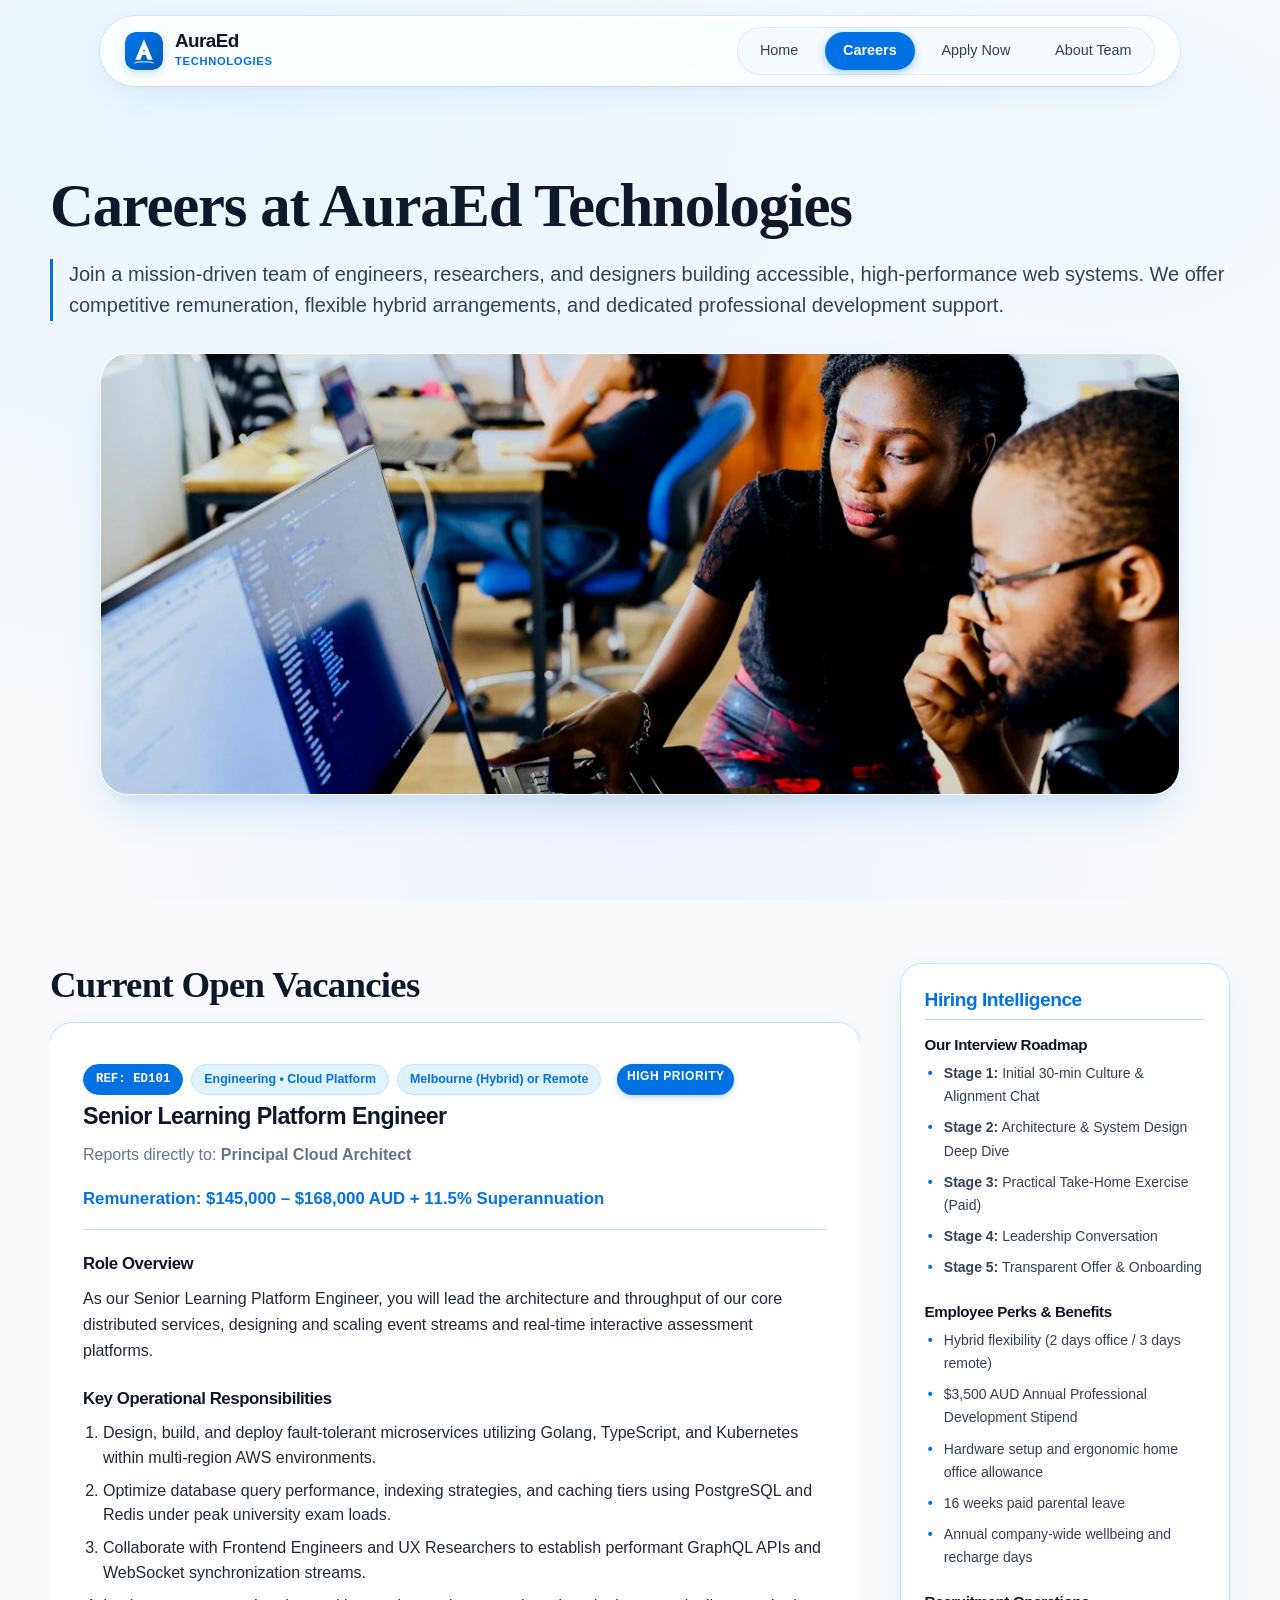
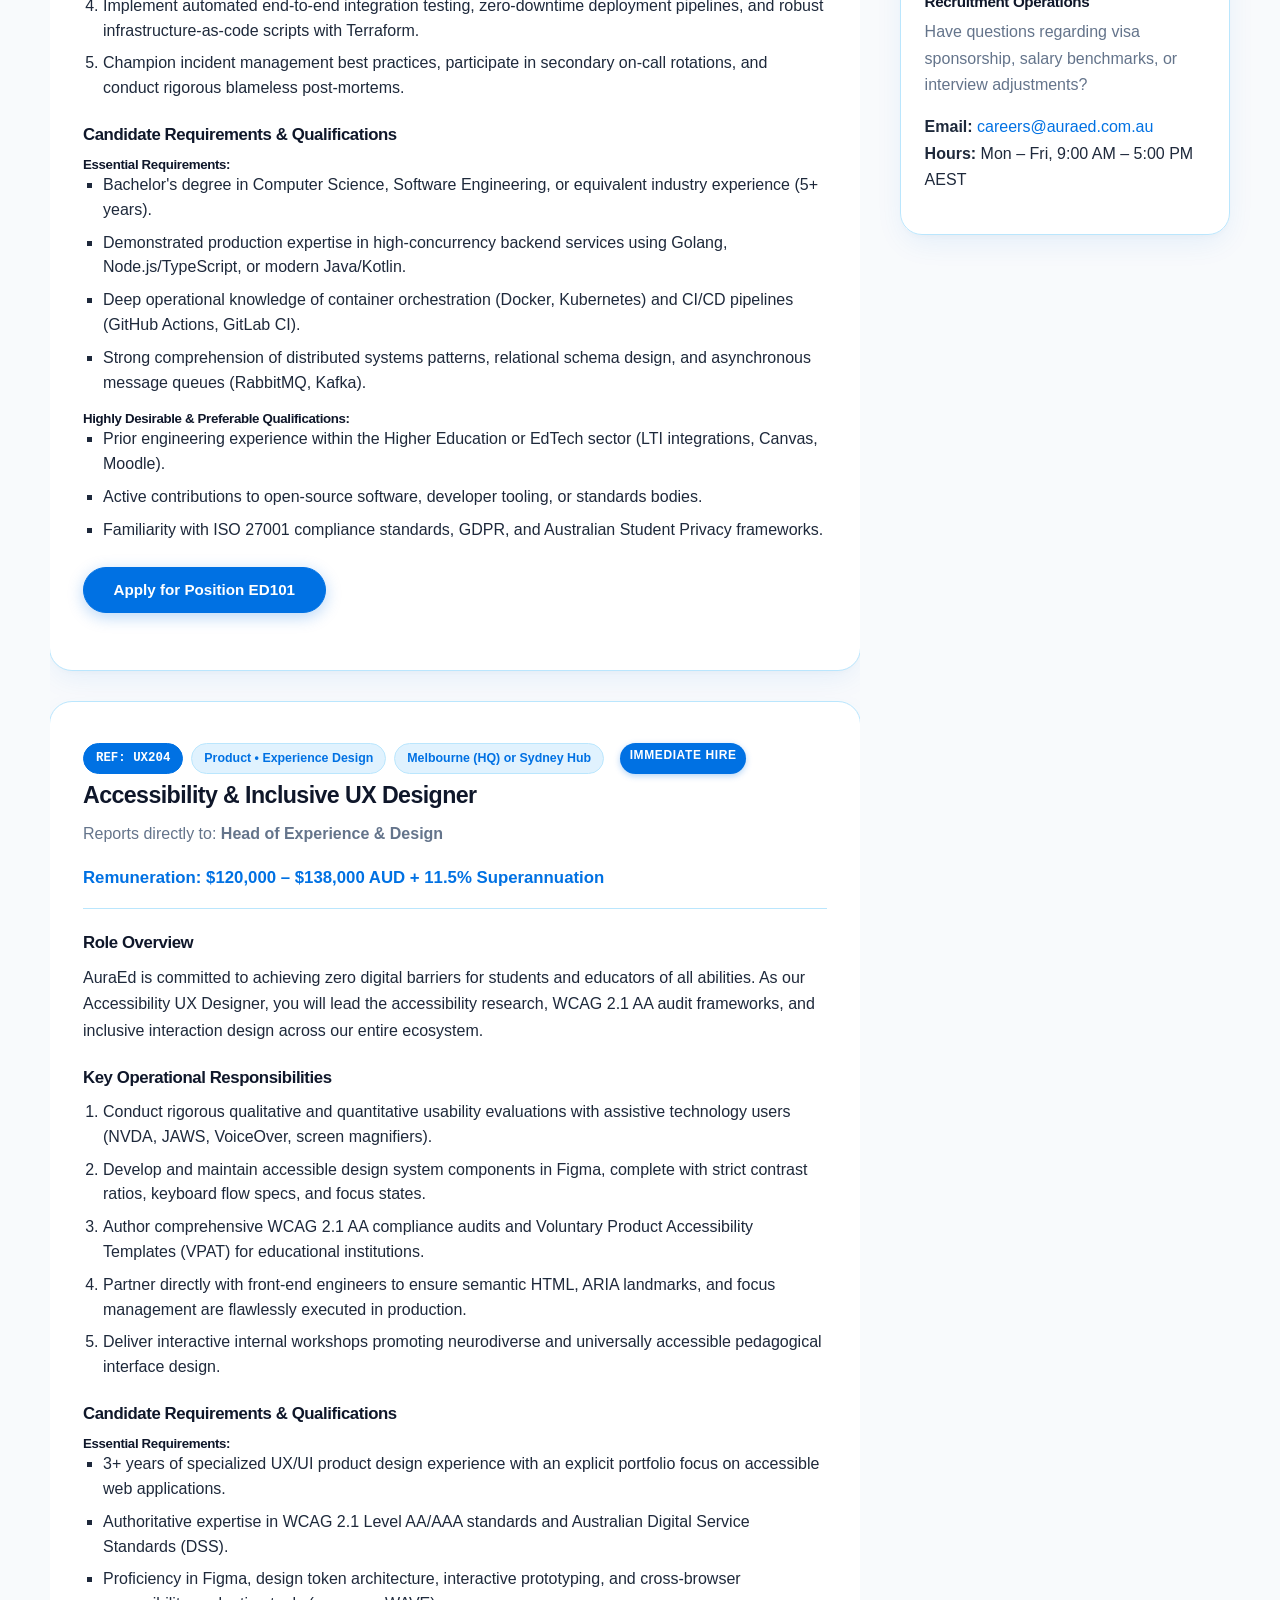
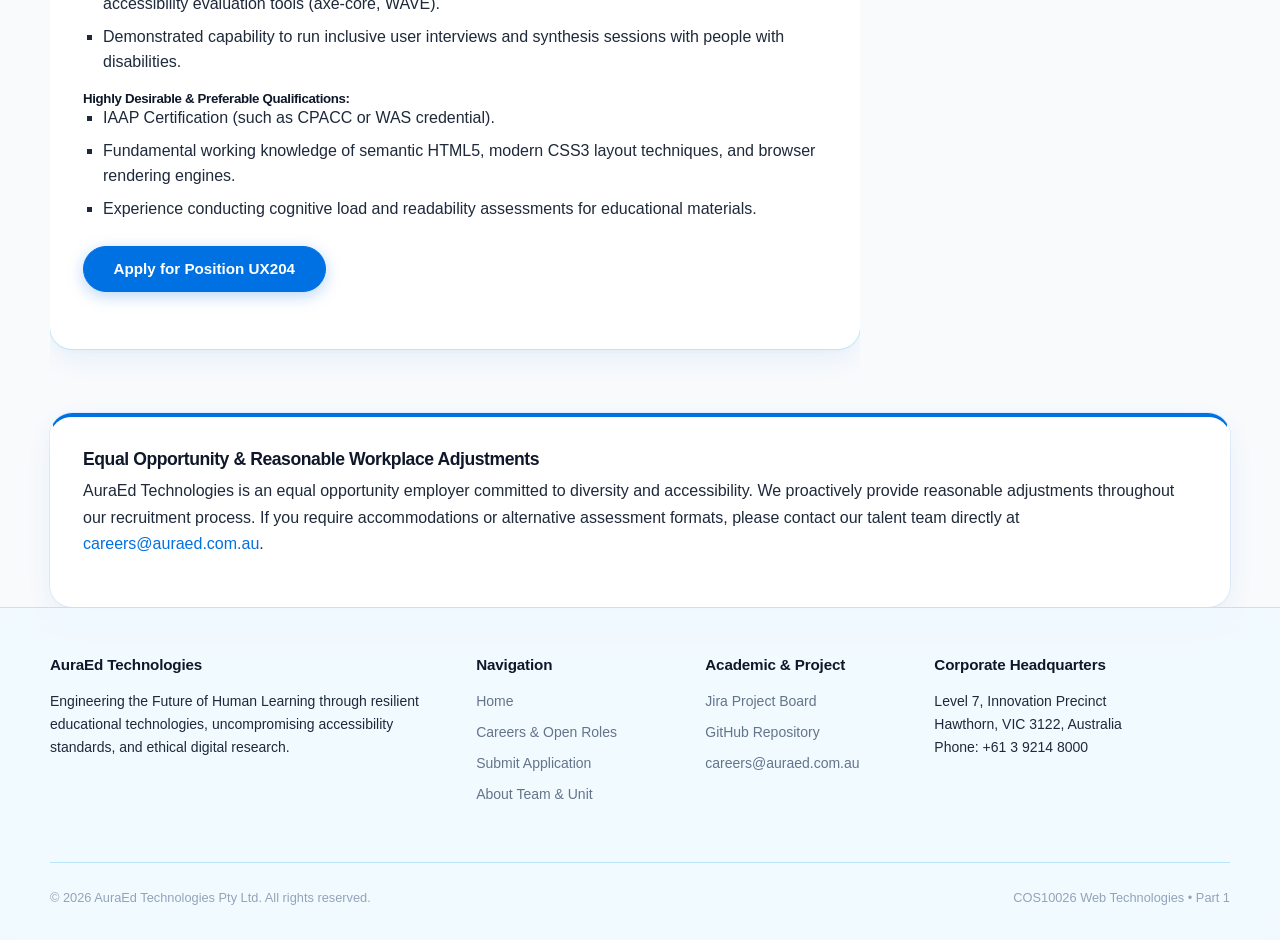
<file: jobs.html>
<!DOCTYPE html>
<html lang="en">
<head>
  <meta charset="utf-8">
  <meta name="viewport" content="width=device-width, initial-scale=1.0">
  <meta name="description" content="Explore career opportunities at AuraEd Technologies. Current vacancies include Senior Learning Platform Engineer (ED101) and Accessibility UX Designer (UX204).">
  <meta name="keywords" content="AuraEd Careers, EdTech Jobs, Software Engineer Melbourne, UX Designer Accessibility">
  <meta name="author" content="AuraEd Technologies Talent Acquisition">
  <title>Careers &amp; Open Positions | AuraEd Technologies</title>

  <!-- External Master Stylesheet -->
  <link rel="stylesheet" href="styles.css">

  <!-- ===================================================================
       MANDATORY RUBRIC REQUIREMENT: Exactly ONE Embedded Style Block
       Scoped Purpose: Scoped priority badge and intro border accent
       specific to jobs.html.
       =================================================================== -->
  <style>
    .priority-badge {
      display: inline-block;
      background-color: #0071e3;
      color: #ffffff;
      font-size: 0.75rem;
      font-weight: 700;
      padding: 0.2rem 0.6rem;
      border-radius: 9999px;
      text-transform: uppercase;
      letter-spacing: 0.05em;
      margin-left: 0.5rem;
      vertical-align: middle;
      box-shadow: 0 2px 6px rgba(0, 113, 227, 0.3);
    }
    .jobs-intro-bar {
      border-left: 3px solid #0071e3;
      padding-left: 1rem;
      margin-bottom: 2rem;
    }
  </style>
</head>
<body>

  <!-- Accessible Skip Link -->
  <a href="#main-content" class="skip-link">Skip to main content</a>

  <!-- ===================================================================
       1. SHARED FLOATING HEADER & NAVIGATION
       =================================================================== -->
  <header class="site-header">
    <div class="site-nav" role="navigation" aria-label="Main Navigation">
      <a href="index.html" class="brand-lockup">
        <img src="images/logo.svg" alt="AuraEd Technologies Logo" class="brand-logo" width="38" height="38">
        <div class="brand-text">
          <span class="brand-name">AuraEd</span>
          <span class="brand-tagline">Technologies</span>
        </div>
      </a>

      <ul class="nav-links">
        <li><a href="index.html" class="nav-link">Home</a></li>
        <li><a href="jobs.html" class="nav-link active" aria-current="page">Careers</a></li>
        <li><a href="apply.html" class="nav-link">Apply Now</a></li>
        <li><a href="about.html" class="nav-link">About Team</a></li>
      </ul>
    </div>
  </header>

  <!-- ===================================================================
       2. MAIN CONTENT AREA (WITH FLOATED ASIDE ELEMENT)
       =================================================================== -->
  <main id="main-content" class="page-wrapper">
    
    <!-- Careers Header Banner -->
    <section class="section-padding" aria-labelledby="careers-heading">
      <div class="container">
        <h1 id="careers-heading" class="hero-title">Careers at AuraEd Technologies</h1>
        <div class="jobs-intro-bar">
          <p class="text-lead text-muted">
            Join a mission-driven team of engineers, researchers, and designers building accessible, high-performance web systems. We offer competitive remuneration, flexible hybrid arrangements, and dedicated professional development support.
          </p>
        </div>

        <!-- Large High-Resolution Collaborative Workspace Photo -->
        <div class="cover-visual-wrap">
          <img 
            src="images/jobs-cover.jpg" 
            alt="AuraEd Engineering and Design Team Collaborating in Open Tech Hub" 
            width="1200" 
            height="440"
            loading="eager"
          >
        </div>
      </div>
    </section>

    <!-- Layout Container with Floated Aside & Clearfix -->
    <div class="container">
      <div class="jobs-layout clearfix">

        <!-- ===============================================================
             MANDATORY RUBRIC REQUIREMENT: Floated Aside Sidebar
             float: right; width: 28%; margin-left: 2.5rem; margin-bottom: 2rem;
             border: 1px solid #bae6fd; padding: 1.5rem; background: glass;
             =============================================================== -->
        <aside class="sidebar-aside" aria-labelledby="sidebar-title">
          <h3 id="sidebar-title">Hiring Intelligence</h3>

          <!-- Interview Roadmap Block -->
          <div class="sidebar-block">
            <h4>Our Interview Roadmap</h4>
            <ul>
              <li><strong>Stage 1:</strong> Initial 30-min Culture &amp; Alignment Chat</li>
              <li><strong>Stage 2:</strong> Architecture &amp; System Design Deep Dive</li>
              <li><strong>Stage 3:</strong> Practical Take-Home Exercise (Paid)</li>
              <li><strong>Stage 4:</strong> Leadership Conversation</li>
              <li><strong>Stage 5:</strong> Transparent Offer &amp; Onboarding</li>
            </ul>
          </div>

          <!-- Employee Perks Block -->
          <div class="sidebar-block">
            <h4>Employee Perks &amp; Benefits</h4>
            <ul>
              <li>Hybrid flexibility (2 days office / 3 days remote)</li>
              <li>$3,500 AUD Annual Professional Development Stipend</li>
              <li>Hardware setup and ergonomic home office allowance</li>
              <li>16 weeks paid parental leave</li>
              <li>Annual company-wide wellbeing and recharge days</li>
            </ul>
          </div>

          <!-- Direct Recruitment Contact -->
          <div class="sidebar-block">
            <h4>Recruitment Operations</h4>
            <p class="text-muted">
              Have questions regarding visa sponsorship, salary benchmarks, or interview adjustments?
            </p>
            <p>
              <strong>Email:</strong> <a href="mailto:careers@auraed.com.au">careers@auraed.com.au</a><br>
              <strong>Hours:</strong> Mon – Fri, 9:00 AM – 5:00 PM AEST
            </p>
          </div>
        </aside>

        <!-- Main Open Positions Container -->
        <div class="jobs-main-content">
          <h2 class="section-serif-title">Current Open Vacancies</h2>

          <!-- =============================================================
               POSITION 1: SENIOR LEARNING PLATFORM ENGINEER (REF: ED101)
               ============================================================= -->
          <article class="job-card" aria-labelledby="role-ed101-title">
            <header class="job-header">
              <div class="job-meta-pills">
                <span class="meta-pill meta-pill-ref">REF: ED101</span>
                <span class="meta-pill">Engineering &bull; Cloud Platform</span>
                <span class="meta-pill">Melbourne (Hybrid) or Remote</span>
                <span class="priority-badge">High Priority</span>
              </div>
              <h3 id="role-ed101-title">Senior Learning Platform Engineer</h3>
              <p class="text-muted">Reports directly to: <strong>Principal Cloud Architect</strong></p>
              <div class="job-salary-block">
                Remuneration: $145,000 – $168,000 AUD + 11.5% Superannuation
              </div>
            </header>

            <div class="job-body">
              <div class="job-content-section">
                <h4>Role Overview</h4>
                <p>
                  As our Senior Learning Platform Engineer, you will lead the architecture and throughput of our core distributed services, designing and scaling event streams and real-time interactive assessment platforms.
                </p>
              </div>

              <!-- Mandatory Rubric Feature: Ordered List (<ol>) for Key Responsibilities -->
              <div class="job-content-section">
                <h4>Key Operational Responsibilities</h4>
                <ol>
                  <li>Design, build, and deploy fault-tolerant microservices utilizing Golang, TypeScript, and Kubernetes within multi-region AWS environments.</li>
                  <li>Optimize database query performance, indexing strategies, and caching tiers using PostgreSQL and Redis under peak university exam loads.</li>
                  <li>Collaborate with Frontend Engineers and UX Researchers to establish performant GraphQL APIs and WebSocket synchronization streams.</li>
                  <li>Implement automated end-to-end integration testing, zero-downtime deployment pipelines, and robust infrastructure-as-code scripts with Terraform.</li>
                  <li>Champion incident management best practices, participate in secondary on-call rotations, and conduct rigorous blameless post-mortems.</li>
                </ol>
              </div>

              <!-- Mandatory Rubric Feature: Unordered List (<ul>) for Requirements -->
              <div class="job-content-section">
                <h4>Candidate Requirements &amp; Qualifications</h4>
                <h5>Essential Requirements:</h5>
                <ul>
                  <li>Bachelor's degree in Computer Science, Software Engineering, or equivalent industry experience (5+ years).</li>
                  <li>Demonstrated production expertise in high-concurrency backend services using Golang, Node.js/TypeScript, or modern Java/Kotlin.</li>
                  <li>Deep operational knowledge of container orchestration (Docker, Kubernetes) and CI/CD pipelines (GitHub Actions, GitLab CI).</li>
                  <li>Strong comprehension of distributed systems patterns, relational schema design, and asynchronous message queues (RabbitMQ, Kafka).</li>
                </ul>

                <h5>Highly Desirable &amp; Preferable Qualifications:</h5>
                <ul>
                  <li>Prior engineering experience within the Higher Education or EdTech sector (LTI integrations, Canvas, Moodle).</li>
                  <li>Active contributions to open-source software, developer tooling, or standards bodies.</li>
                  <li>Familiarity with ISO 27001 compliance standards, GDPR, and Australian Student Privacy frameworks.</li>
                </ul>
              </div>

              <div class="job-content-section">
                <a href="apply.html?job=ED101" class="btn btn-primary">Apply for Position ED101</a>
              </div>
            </div>
          </article>

          <!-- =============================================================
               POSITION 2: ACCESSIBILITY & INCLUSIVE UX DESIGNER (REF: UX204)
               ============================================================= -->
          <article class="job-card" aria-labelledby="role-ux204-title">
            <header class="job-header">
              <div class="job-meta-pills">
                <span class="meta-pill meta-pill-ref">REF: UX204</span>
                <span class="meta-pill">Product &bull; Experience Design</span>
                <span class="meta-pill">Melbourne (HQ) or Sydney Hub</span>
                <span class="priority-badge">Immediate Hire</span>
              </div>
              <h3 id="role-ux204-title">Accessibility &amp; Inclusive UX Designer</h3>
              <p class="text-muted">Reports directly to: <strong>Head of Experience &amp; Design</strong></p>
              <div class="job-salary-block">
                Remuneration: $120,000 – $138,000 AUD + 11.5% Superannuation
              </div>
            </header>

            <div class="job-body">
              <div class="job-content-section">
                <h4>Role Overview</h4>
                <p>
                  AuraEd is committed to achieving zero digital barriers for students and educators of all abilities. As our Accessibility UX Designer, you will lead the accessibility research, WCAG 2.1 AA audit frameworks, and inclusive interaction design across our entire ecosystem.
                </p>
              </div>

              <!-- Mandatory Rubric Feature: Ordered List (<ol>) for Key Responsibilities -->
              <div class="job-content-section">
                <h4>Key Operational Responsibilities</h4>
                <ol>
                  <li>Conduct rigorous qualitative and quantitative usability evaluations with assistive technology users (NVDA, JAWS, VoiceOver, screen magnifiers).</li>
                  <li>Develop and maintain accessible design system components in Figma, complete with strict contrast ratios, keyboard flow specs, and focus states.</li>
                  <li>Author comprehensive WCAG 2.1 AA compliance audits and Voluntary Product Accessibility Templates (VPAT) for educational institutions.</li>
                  <li>Partner directly with front-end engineers to ensure semantic HTML, ARIA landmarks, and focus management are flawlessly executed in production.</li>
                  <li>Deliver interactive internal workshops promoting neurodiverse and universally accessible pedagogical interface design.</li>
                </ol>
              </div>

              <!-- Mandatory Rubric Feature: Unordered List (<ul>) for Requirements -->
              <div class="job-content-section">
                <h4>Candidate Requirements &amp; Qualifications</h4>
                <h5>Essential Requirements:</h5>
                <ul>
                  <li>3+ years of specialized UX/UI product design experience with an explicit portfolio focus on accessible web applications.</li>
                  <li>Authoritative expertise in WCAG 2.1 Level AA/AAA standards and Australian Digital Service Standards (DSS).</li>
                  <li>Proficiency in Figma, design token architecture, interactive prototyping, and cross-browser accessibility evaluation tools (axe-core, WAVE).</li>
                  <li>Demonstrated capability to run inclusive user interviews and synthesis sessions with people with disabilities.</li>
                </ul>

                <h5>Highly Desirable &amp; Preferable Qualifications:</h5>
                <ul>
                  <li>IAAP Certification (such as CPACC or WAS credential).</li>
                  <li>Fundamental working knowledge of semantic HTML5, modern CSS3 layout techniques, and browser rendering engines.</li>
                  <li>Experience conducting cognitive load and readability assessments for educational materials.</li>
                </ul>
              </div>

              <div class="job-content-section">
                <a href="apply.html?job=UX204" class="btn btn-primary">Apply for Position UX204</a>
              </div>
            </div>
          </article>

        </div>
      </div>

      <!-- ===================================================================
           MANDATORY RUBRIC REQUIREMENT: Exactly ONE Intentional Inline Style
           Demonstrating specific property cascade/override without style pollution.
           =================================================================== -->
      <div class="glass-card" style="border-top: 4px solid #0071e3; margin-top: 2rem;">
        <h4>Equal Opportunity &amp; Reasonable Workplace Adjustments</h4>
        <p>
          AuraEd Technologies is an equal opportunity employer committed to diversity and accessibility. We proactively provide reasonable adjustments throughout our recruitment process. If you require accommodations or alternative assessment formats, please contact our talent team directly at <a href="mailto:careers@auraed.com.au">careers@auraed.com.au</a>.
        </p>
      </div>

    </div>

  </main>

  <!-- ===================================================================
       3. SITE FOOTER (SHARED ACROSS ALL PAGES)
       =================================================================== -->
  <footer class="site-footer">
    <div class="container">
      <div class="footer-grid">
        <div class="footer-col">
          <h4>AuraEd Technologies</h4>
          <p>
            Engineering the Future of Human Learning through resilient educational technologies, uncompromising accessibility standards, and ethical digital research.
          </p>
        </div>

        <div class="footer-col">
          <h4>Navigation</h4>
          <ul class="footer-links">
            <li><a href="index.html">Home</a></li>
            <li><a href="jobs.html">Careers &amp; Open Roles</a></li>
            <li><a href="apply.html">Submit Application</a></li>
            <li><a href="about.html">About Team &amp; Unit</a></li>
          </ul>
        </div>

        <div class="footer-col">
          <h4>Academic &amp; Project</h4>
          <ul class="footer-links">
            <li><a href="https://jira.swinburne.edu.au/browse/COS10026-G04" target="_blank" rel="noopener noreferrer">Jira Project Board</a></li>
            <li><a href="https://github.com/swinburne-cos10026/auraed-recruitment-portal" target="_blank" rel="noopener noreferrer">GitHub Repository</a></li>
            <li><a href="mailto:careers@auraed.com.au">careers@auraed.com.au</a></li>
          </ul>
        </div>

        <div class="footer-col">
          <h4>Corporate Headquarters</h4>
          <p>
            Level 7, Innovation Precinct<br>
            Hawthorn, VIC 3122, Australia<br>
            Phone: +61 3 9214 8000
          </p>
        </div>
      </div>

      <div class="footer-bottom">
        <div>
          &copy; 2026 AuraEd Technologies Pty Ltd. All rights reserved.
        </div>
        <div>
          COS10026 Web Technologies &bull; Part 1
        </div>
      </div>
    </div>
  </footer>

</body>
</html>
</file>
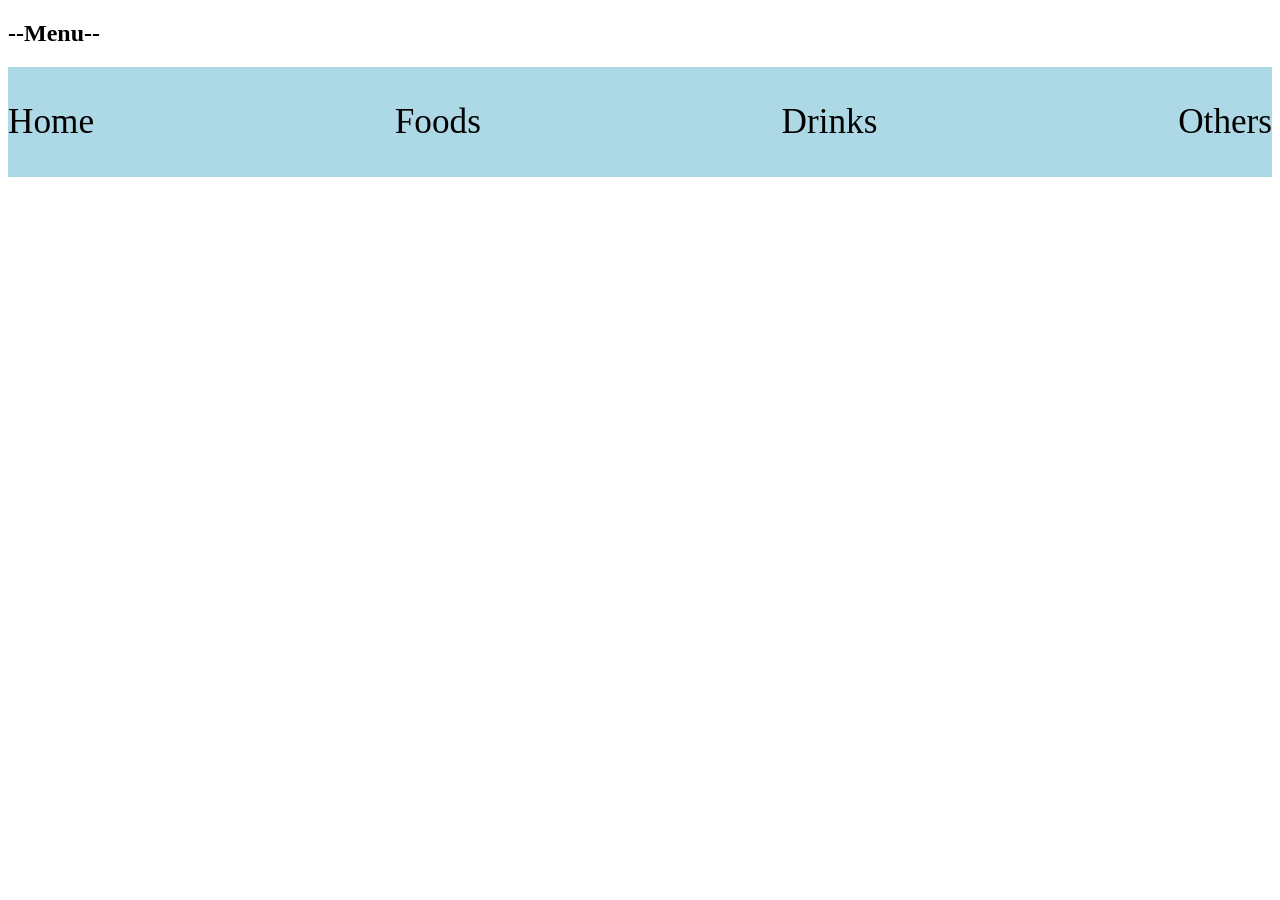
<file: tester/testplace.html>
<!DOCTYPE html>
<html lang="en">
<head>
    <meta charset="UTF-8">
    <meta name="viewport" content="width=device-width, initial-scale=1.0">
    <title>Document</title>
    <link rel="stylesheet" href="css.css">
</head>
<body>
    <div class="menu_selection">
        <h2>--Menu--</h2>
        <div id="content">
        <p>Home</p>
        <p>Foods</p>
        <p>Drinks</p>
        <p>Others</p>
        </div>
    </div>
</body>
</html>
</file>
<file: styles.css>
/* ==========================================================================
   AuraEd Technologies - Master Stylesheet (styles.css)
   Course: Swinburne University of Technology - COS10026 Web Technologies
   Theme: Apple Sky Blue & Modern Editorial Design (Valid CSS3 Pure)
   Features: Floating Nav-bar, Lag-free Page Fade Animation, Editorial Serif,
   High Saturation Clear Frosted Glass, Ambient Sky Gradient, Multi-tier Shadows.
   ========================================================================== */

/* --------------------------------------------------------------------------
   1. CSS CUSTOM PROPERTIES (DESIGN TOKENS)
   Apple Sky Blue Palette, Editorial Typography Stack & Clear Glass Tokens
   -------------------------------------------------------------------------- */
:root {
  /* Apple Sky Blue Primary & Accent Colors */
  --color-apple-blue: #0071e3;
  --color-blue-dark:  #005bb5;
  --color-blue-hover: #0077ed;
  --color-blue-light: #38bdf8;
  --color-sky-bg:     #f0f9ff;
  --color-sky-tint:   #e0f2fe;
  --color-sky-border: #bae6fd;

  /* Neutral Dark & Grayscale Tones */
  --color-black:        #0f172a;
  --color-dark:         #1e293b;
  --color-gray-dark:    #334155;
  --color-gray-medium:  #64748b;
  --color-gray-light:   #94a3b8;
  --color-border:       #cbd5e1;
  --color-border-subtle: #e2e8f0;
  --color-surface-subtle: #f8fafc;
  --color-white:        #ffffff;

  /* High-Saturation Clear Frosted Glass */
  --glass-bg:          rgba(255, 255, 255, 0.82);
  --glass-bg-subtle:   rgba(248, 250, 252, 0.75);
  --glass-bg-card:     rgba(255, 255, 255, 0.88);
  --glass-blur:        blur(10px) saturate(210%);
  --glass-border:      1px solid rgba(255, 255, 255, 0.95);
  --glass-outline:     1px solid rgba(0, 113, 227, 0.1);

  /* Typography Stack: Sans-serif & Distinctive Editorial Serif */
  --font-primary: -apple-system, BlinkMacSystemFont, "SF Pro Text", "SF Pro Display", "Helvetica Neue", Helvetica, Arial, sans-serif;
  --font-serif:   "New York", "Charter", "Georgia", "Baskerville", Cambria, serif;
  --font-mono:    SFMono-Regular, Menlo, Monaco, Consolas, "Courier New", monospace;

  /* Fluid Spacing Scale */
  --space-xxs: 0.25rem;
  --space-xs:  0.5rem;
  --space-sm:  0.75rem;
  --space-md:  1rem;
  --space-lg:  1.5rem;
  --space-xl:  2rem;
  --space-xxl: 3rem;
  --space-hero: clamp(3rem, 7vw, 5.5rem);

  /* Curvatures */
  --radius-xs: 6px;
  --radius-sm: 10px;
  --radius-md: 16px;
  --radius-lg: 22px;
  --radius-xl: 28px;
  --radius-full: 9999px;

  /* Multi-tier Shadows */
  --shadow-subtle:   0 2px 8px rgba(0, 113, 227, 0.04);
  --shadow-floating: 0 10px 30px -4px rgba(0, 113, 227, 0.09), 0 4px 10px -2px rgba(15, 23, 42, 0.03);
  --shadow-elevated: 0 20px 42px -8px rgba(0, 113, 227, 0.16), 0 8px 18px -4px rgba(15, 23, 42, 0.05);

  /* Animation Transitions */
  --transition-fast: 0.16s ease-out;
  --transition-smooth: 0.28s cubic-bezier(0.16, 1, 0.3, 1);
  --transition-elevate: transform 0.3s cubic-bezier(0.16, 1, 0.3, 1), box-shadow 0.3s cubic-bezier(0.16, 1, 0.3, 1);
}

/* --------------------------------------------------------------------------
   2. LAG-FREE PAGE TRANSITION ENGINE (NO BLUR OVERHEAD)
   Pure Hardware-Accelerated Fade & Translate Ingress (Smooth 60/120fps)
   -------------------------------------------------------------------------- */
@keyframes pageFadeIn {
  0% {
    opacity: 0;
    transform: translateY(6px);
  }
  100% {
    opacity: 1;
    transform: translateY(0);
  }
}

@keyframes pulseGlow {
  0%, 100% {
    box-shadow: 0 0 0 0 rgba(0, 113, 227, 0.4);
  }
  50% {
    box-shadow: 0 0 0 6px rgba(0, 113, 227, 0);
  }
}

.page-wrapper {
  flex: 1 0 auto;
  animation: pageFadeIn 0.25s cubic-bezier(0.16, 1, 0.3, 1) forwards;
}

/* --------------------------------------------------------------------------
   3. RESET & AMBIENT AIRY SKY BACKGROUND
   -------------------------------------------------------------------------- */
*,
*::before,
*::after {
  box-sizing: border-box;
  margin: 0;
  padding: 0;
}

html {
  font-size: 100%;
  scroll-behavior: smooth;
  text-size-adjust: 100%;
  -webkit-text-size-adjust: 100%;
}

body {
  font-family: var(--font-primary);
  font-size: 1rem;
  line-height: 1.65;
  color: var(--color-dark);
  background-color: #f8fafc;
  background-image: 
    radial-gradient(at 15% 12%, rgba(224, 242, 254, 0.65) 0px, transparent 55%),
    radial-gradient(at 85% 18%, rgba(240, 249, 255, 0.85) 0px, transparent 50%),
    radial-gradient(at 50% 90%, rgba(224, 231, 255, 0.4) 0px, transparent 60%);
  background-attachment: fixed;
  min-height: 100vh;
  display: flex;
  flex-direction: column;
  -webkit-font-smoothing: antialiased;
  -moz-osx-font-smoothing: grayscale;
}

/* Accessible Skip Link */
.skip-link {
  position: absolute;
  top: -9999px;
  left: 1.5rem;
  z-index: 1000;
  padding: var(--space-xs) var(--space-lg);
  background-color: var(--color-apple-blue);
  color: var(--color-white);
  font-weight: 600;
  text-decoration: none;
  border-radius: var(--radius-full);
  transition: top var(--transition-fast);
  box-shadow: var(--shadow-floating);
}

.skip-link:focus {
  top: 1.5rem;
  outline: 3px solid var(--color-blue-dark);
}

:focus-visible {
  outline: 2px solid var(--color-apple-blue);
  outline-offset: 3px;
}

img,
svg {
  display: block;
  max-width: 100%;
  height: auto;
}

a {
  color: var(--color-apple-blue);
  text-decoration: none;
  transition: color var(--transition-fast), opacity var(--transition-fast);
}

a:hover {
  color: var(--color-blue-dark);
}

/* --------------------------------------------------------------------------
   4. TYPOGRAPHY: SANS-SERIF & MODERN EDITORIAL SERIF ACCENTS
   -------------------------------------------------------------------------- */
h1, h2, h3, h4, h5, h6 {
  color: var(--color-black);
  font-weight: 600;
  line-height: 1.2;
  letter-spacing: -0.025em;
}

.editorial-serif,
.hero-title,
.section-serif-title {
  font-family: var(--font-serif);
  font-weight: 600;
  letter-spacing: -0.02em;
}

h1 {
  font-size: clamp(2.3rem, 5.2vw, 3.8rem);
  margin-bottom: var(--space-md);
  color: var(--color-black);
}

h2 {
  font-size: clamp(1.65rem, 3.6vw, 2.3rem);
  margin-bottom: var(--space-md);
}

h3 {
  font-size: clamp(1.2rem, 2vw, 1.45rem);
  margin-bottom: var(--space-sm);
}

h4 {
  font-size: 1.1rem;
  margin-bottom: var(--space-xs);
}

p {
  margin-bottom: var(--space-md);
  color: var(--color-dark);
}

.text-muted {
  color: var(--color-gray-medium);
}

.text-lead {
  font-size: clamp(1.05rem, 1.8vw, 1.25rem);
  line-height: 1.55;
  color: var(--color-gray-dark);
  font-weight: 400;
}

/* --------------------------------------------------------------------------
   5. FLUID CONTAINER & AUTO-SCALING LAYOUT
   -------------------------------------------------------------------------- */
.container {
  width: min(100% - 2.5rem, 1180px);
  margin-left: auto;
  margin-right: auto;
}

.section-padding {
  padding-top: var(--space-hero);
  padding-bottom: var(--space-hero);
}

.section-title-wrap {
  text-align: center;
  max-width: 720px;
  margin-left: auto;
  margin-right: auto;
  margin-bottom: var(--space-xl);
}

.grid-3col {
  display: grid;
  grid-template-columns: repeat(3, 1fr);
  gap: var(--space-lg);
}

.clearfix::after {
  content: "";
  display: table;
  clear: both;
}

/* --------------------------------------------------------------------------
   6. FLOATING NAV-BAR (APPLE PILL DESIGN)
   -------------------------------------------------------------------------- */
.site-header {
  position: sticky;
  top: 1rem;
  z-index: 100;
  width: min(100% - 2rem, 1080px);
  margin-left: auto;
  margin-right: auto;
  margin-top: 0.75rem;
  background-color: var(--glass-bg);
  backdrop-filter: var(--glass-blur);
  -webkit-backdrop-filter: var(--glass-blur);
  border: 1px solid rgba(255, 255, 255, 0.95);
  outline: var(--glass-outline);
  border-radius: var(--radius-full);
  box-shadow: var(--shadow-floating);
  transition: all var(--transition-smooth);
}

.site-nav {
  display: flex;
  align-items: center;
  justify-content: space-between;
  height: 4.25rem;
  padding: 0 1.5rem;
}

.brand-lockup {
  display: flex;
  align-items: center;
  gap: var(--space-sm);
  text-decoration: none;
}

.brand-logo {
  width: 38px;
  height: 38px;
  border-radius: var(--radius-sm);
  box-shadow: 0 3px 10px rgba(0, 113, 227, 0.2);
}

.brand-text {
  display: flex;
  flex-direction: column;
}

.brand-name {
  font-size: 1.18rem;
  font-weight: 700;
  letter-spacing: -0.03em;
  color: var(--color-black);
  line-height: 1.1;
}

.brand-tagline {
  font-size: 0.7rem;
  color: var(--color-apple-blue);
  font-weight: 700;
  letter-spacing: 0.06em;
  text-transform: uppercase;
}

.nav-links {
  display: flex;
  list-style: none;
  align-items: center;
  gap: var(--space-xs);
  background-color: rgba(240, 249, 255, 0.6);
  padding: 4px;
  border-radius: var(--radius-full);
  border: 1px solid rgba(186, 230, 253, 0.5);
}

.nav-link {
  display: inline-block;
  padding: 0.45rem 1.15rem;
  font-size: 0.9rem;
  font-weight: 500;
  color: var(--color-gray-dark);
  border-radius: var(--radius-full);
  transition: all var(--transition-fast);
}

.nav-link:hover {
  color: var(--color-apple-blue);
  background-color: rgba(255, 255, 255, 0.85);
}

.nav-link.active {
  color: var(--color-white);
  font-weight: 600;
  background-color: var(--color-apple-blue);
  box-shadow: 0 2px 8px rgba(0, 113, 227, 0.35);
}

/* --------------------------------------------------------------------------
   7. BUTTONS & INTERACTIVE PILLS
   -------------------------------------------------------------------------- */
.btn {
  display: inline-flex;
  align-items: center;
  justify-content: center;
  padding: 0.825rem 1.85rem;
  font-family: var(--font-primary);
  font-size: 0.95rem;
  font-weight: 600;
  line-height: 1.2;
  text-align: center;
  text-decoration: none;
  border-radius: var(--radius-full);
  cursor: pointer;
  border: 1px solid transparent;
  transition: all var(--transition-smooth);
}

.btn-primary {
  background-color: var(--color-apple-blue);
  color: var(--color-white);
  border-color: var(--color-apple-blue);
  box-shadow: 0 4px 16px rgba(0, 113, 227, 0.28);
}

.btn-primary:hover {
  background-color: var(--color-blue-dark);
  border-color: var(--color-blue-dark);
  color: var(--color-white);
  transform: translateY(-2px);
  box-shadow: 0 8px 24px rgba(0, 113, 227, 0.35);
}

.btn-secondary {
  background-color: rgba(255, 255, 255, 0.9);
  color: var(--color-dark);
  border: 1px solid var(--color-sky-border);
  backdrop-filter: blur(10px);
}

.btn-secondary:hover {
  background-color: var(--color-white);
  border-color: var(--color-apple-blue);
  color: var(--color-apple-blue);
  transform: translateY(-2px);
  box-shadow: var(--shadow-subtle);
}

/* --------------------------------------------------------------------------
   8. HERO BANNERS & HIGH-FIDELITY COVER IMAGES
   -------------------------------------------------------------------------- */
.hero-banner {
  padding: var(--space-hero) 0 calc(var(--space-hero) * 0.5);
  text-align: center;
  position: relative;
}

.floating-pill {
  display: inline-flex;
  align-items: center;
  gap: var(--space-xs);
  padding: 0.4rem 1.1rem;
  background-color: var(--glass-bg);
  backdrop-filter: var(--glass-blur);
  -webkit-backdrop-filter: var(--glass-blur);
  border: 1px solid var(--color-sky-border);
  border-radius: var(--radius-full);
  font-size: 0.85rem;
  font-weight: 600;
  color: var(--color-apple-blue);
  margin-bottom: var(--space-md);
  box-shadow: var(--shadow-subtle);
}

.hero-subtitle {
  font-size: clamp(1.15rem, 2.2vw, 1.4rem);
  color: var(--color-gray-medium);
  max-width: 680px;
  margin-left: auto;
  margin-right: auto;
  margin-bottom: var(--space-xl);
}

.hero-actions {
  display: flex;
  justify-content: center;
  flex-wrap: wrap;
  gap: var(--space-md);
  margin-bottom: var(--space-xl);
}

/* Large High-Resolution Cover Image Container */
.cover-visual-wrap {
  margin: var(--space-lg) auto var(--space-xxl);
  max-width: 1080px;
  border-radius: var(--radius-xl);
  overflow: hidden;
  box-shadow: var(--shadow-elevated);
  border: 1px solid rgba(255, 255, 255, 0.95);
  background-color: var(--color-white);
  transition: transform var(--transition-smooth);
}

.cover-visual-wrap:hover {
  transform: translateY(-3px);
}

.cover-visual-wrap img {
  width: 100%;
  height: 440px;
  object-fit: cover;
  display: block;
}

/* --------------------------------------------------------------------------
   9. SEARCH & FILTER WIDGET (Translucent Glass Floating Component)
   -------------------------------------------------------------------------- */
.search-widget-card {
  background-color: var(--glass-bg-card);
  backdrop-filter: var(--glass-blur);
  -webkit-backdrop-filter: var(--glass-blur);
  border: 1px solid rgba(255, 255, 255, 0.95);
  outline: 1px solid rgba(0, 113, 227, 0.12);
  border-radius: var(--radius-xl);
  padding: var(--space-lg) var(--space-xl);
  margin-top: -1.5rem;
  margin-bottom: var(--space-xxl);
  box-shadow: var(--shadow-floating);
  position: relative;
  z-index: 10;
}

.search-form-flex {
  display: flex;
  flex-wrap: wrap;
  gap: var(--space-md);
  align-items: flex-end;
}

.search-field-group {
  flex: 1 1 220px;
  display: flex;
  flex-direction: column;
}

.search-field-group label {
  font-size: 0.85rem;
  font-weight: 600;
  margin-bottom: var(--space-xs);
  color: var(--color-dark);
}

.search-input,
.search-select {
  width: 100%;
  padding: 0.75rem 1.1rem;
  font-family: var(--font-primary);
  font-size: 0.95rem;
  border: 1px solid var(--color-border);
  border-radius: var(--radius-md);
  background-color: rgba(255, 255, 255, 0.95);
  color: var(--color-dark);
  transition: all var(--transition-fast);
}

.search-input:focus,
.search-select:focus {
  border-color: var(--color-apple-blue);
  outline: none;
  background-color: var(--color-white);
  box-shadow: 0 0 0 3px rgba(0, 113, 227, 0.15);
}

/* --------------------------------------------------------------------------
   10. GLASS CARDS & CULTURE PILLARS
   -------------------------------------------------------------------------- */
.glass-card {
  background-color: var(--glass-bg-card);
  backdrop-filter: var(--glass-blur);
  -webkit-backdrop-filter: var(--glass-blur);
  border: 1px solid rgba(255, 255, 255, 0.95);
  outline: 1px solid rgba(0, 113, 227, 0.08);
  border-radius: var(--radius-lg);
  padding: var(--space-xl);
  box-shadow: var(--shadow-floating);
  transition: var(--transition-elevate);
}

.glass-card:hover {
  transform: translateY(-4px);
  box-shadow: var(--shadow-elevated);
  outline-color: var(--color-apple-blue);
}

.feature-tag {
  display: inline-block;
  padding: 0.25rem 0.75rem;
  background-color: var(--color-sky-tint);
  color: var(--color-apple-blue);
  font-size: 0.75rem;
  font-weight: 700;
  border-radius: var(--radius-full);
  margin-bottom: var(--space-md);
  text-transform: uppercase;
  letter-spacing: 0.05em;
}

/* --------------------------------------------------------------------------
   11. DATA TABLES & CELL MERGING (Colspan & Rowspan)
   -------------------------------------------------------------------------- */
.table-responsive {
  width: 100%;
  overflow-x: auto;
  -webkit-overflow-scrolling: touch;
  border-radius: var(--radius-lg);
  background-color: var(--glass-bg-card);
  backdrop-filter: var(--glass-blur);
  -webkit-backdrop-filter: var(--glass-blur);
  border: 1px solid var(--color-sky-border);
  box-shadow: var(--shadow-floating);
  margin-bottom: var(--space-xl);
}

.data-table {
  width: 100%;
  border-collapse: collapse;
  text-align: left;
  font-size: 0.925rem;
}

.data-table caption {
  font-size: 1.05rem;
  font-weight: 700;
  padding: 1rem 1.25rem;
  text-align: left;
  color: var(--color-black);
  background-color: rgba(240, 249, 255, 0.85);
  border-bottom: 1px solid var(--color-sky-border);
}

.data-table th,
.data-table td {
  padding: 1rem 1.25rem;
  border: 1px solid rgba(186, 230, 253, 0.6);
  vertical-align: middle;
}

.data-table thead th {
  background-color: rgba(240, 249, 255, 0.9);
  color: var(--color-apple-blue);
  font-weight: 700;
  letter-spacing: -0.01em;
  border-bottom: 2px solid var(--color-sky-border);
}

.data-table tbody tr {
  transition: background-color var(--transition-fast);
}

.data-table tbody tr:nth-child(even) {
  background-color: rgba(248, 250, 252, 0.55);
}

/* Rubric Check: Interactive CSS :hover row highlight */
.data-table tbody tr:hover {
  background-color: #e0f2fe;
}

.data-table tfoot {
  background-color: rgba(240, 249, 255, 0.9);
  font-weight: 600;
  border-top: 2px solid var(--color-sky-border);
}

.data-table tfoot td {
  color: var(--color-dark);
}

.cell-highlight {
  font-weight: 700;
  color: var(--color-black);
}

/* --------------------------------------------------------------------------
   12. RECONCILIATION & ACKNOWLEDGEMENT OF COUNTRY
   -------------------------------------------------------------------------- */
.acknowledgement-box {
  background-color: var(--glass-bg-card);
  backdrop-filter: var(--glass-blur);
  -webkit-backdrop-filter: var(--glass-blur);
  border: 1px solid var(--color-sky-border);
  border-left: 4px solid var(--color-apple-blue);
  border-radius: var(--radius-md);
  padding: var(--space-lg) var(--space-xl);
  margin-top: var(--space-xl);
  margin-bottom: var(--space-xl);
  box-shadow: var(--shadow-subtle);
}

.acknowledgement-box h3 {
  font-size: 1.15rem;
  color: var(--color-apple-blue);
  margin-bottom: var(--space-xs);
  display: flex;
  align-items: center;
  gap: var(--space-xs);
}

.acknowledgement-box p {
  color: var(--color-gray-dark);
  font-size: 0.925rem;
  line-height: 1.6;
  margin-bottom: 0;
}

/* --------------------------------------------------------------------------
   13. CAREERS & JOB SPECIFICATIONS (jobs.html)
   Rubric Mandatory Requirement: Floated Aside with Clearfix
   -------------------------------------------------------------------------- */
.jobs-layout {
  display: block;
  margin-top: var(--space-xl);
}

/* MANDATORY RUBRIC CHECK: Float Right Aside Element */
.sidebar-aside {
  float: right;
  width: 28%;
  margin-left: 2.5rem;
  margin-bottom: 2rem;
  padding: var(--space-lg);
  background-color: var(--glass-bg-card);
  backdrop-filter: var(--glass-blur);
  -webkit-backdrop-filter: var(--glass-blur);
  border: 1px solid var(--color-sky-border);
  border-radius: var(--radius-lg);
  box-shadow: var(--shadow-floating);
}

.jobs-main-content {
  overflow: hidden;
}

.job-card {
  background-color: var(--glass-bg-card);
  backdrop-filter: var(--glass-blur);
  -webkit-backdrop-filter: var(--glass-blur);
  border: 1px solid rgba(255, 255, 255, 0.95);
  outline: 1px solid var(--color-sky-border);
  border-radius: var(--radius-lg);
  padding: var(--space-xl);
  margin-bottom: var(--space-xl);
  box-shadow: var(--shadow-floating);
  transition: var(--transition-elevate);
}

.job-card:hover {
  box-shadow: var(--shadow-elevated);
  outline-color: var(--color-apple-blue);
}

.job-header {
  border-bottom: 1px solid var(--color-sky-border);
  padding-bottom: var(--space-md);
  margin-bottom: var(--space-lg);
}

.job-meta-pills {
  display: flex;
  flex-wrap: wrap;
  gap: var(--space-xs);
  margin-top: var(--space-xs);
  margin-bottom: var(--space-xs);
}

.meta-pill {
  font-size: 0.775rem;
  font-weight: 600;
  padding: 0.25rem 0.75rem;
  background-color: var(--color-sky-tint);
  border: 1px solid var(--color-sky-border);
  border-radius: var(--radius-full);
  color: var(--color-apple-blue);
}

.meta-pill-ref {
  font-family: var(--font-mono);
  background-color: var(--color-apple-blue);
  color: var(--color-white);
  border-color: var(--color-apple-blue);
}

.job-salary-block {
  font-size: 1.05rem;
  font-weight: 700;
  color: var(--color-apple-blue);
  margin-top: var(--space-xs);
}

.job-content-section {
  margin-bottom: var(--space-lg);
}

.job-content-section h4 {
  font-size: 1.05rem;
  color: var(--color-black);
  margin-bottom: var(--space-sm);
  display: flex;
  align-items: center;
  gap: var(--space-xs);
}

.job-content-section ol {
  padding-left: 1.25rem;
  margin-bottom: var(--space-md);
}

.job-content-section ol li {
  margin-bottom: var(--space-xs);
  color: var(--color-dark);
  line-height: 1.55;
}

.job-content-section ul {
  padding-left: 1.25rem;
  margin-bottom: var(--space-md);
  list-style-type: square;
}

.job-content-section ul li {
  margin-bottom: var(--space-xs);
  color: var(--color-dark);
  line-height: 1.55;
}

.sidebar-aside h3 {
  font-size: 1.2rem;
  color: var(--color-apple-blue);
  border-bottom: 1px solid var(--color-sky-border);
  padding-bottom: var(--space-xs);
  margin-bottom: var(--space-md);
}

.sidebar-block {
  margin-bottom: var(--space-lg);
}

.sidebar-block:last-child {
  margin-bottom: 0;
}

.sidebar-block h4 {
  font-size: 0.95rem;
  font-weight: 700;
  color: var(--color-black);
  margin-bottom: var(--space-xs);
}

.sidebar-block ul {
  list-style: none;
  padding-left: 0;
}

.sidebar-block ul li {
  font-size: 0.875rem;
  color: var(--color-gray-dark);
  margin-bottom: var(--space-xs);
  padding-left: 1.2rem;
  position: relative;
}

.sidebar-block ul li::before {
  content: "•";
  position: absolute;
  left: 0.2rem;
  color: var(--color-apple-blue);
  font-weight: bold;
}

/* --------------------------------------------------------------------------
   14. JOB APPLICATION FORM (apply.html)
   -------------------------------------------------------------------------- */
.form-container {
  max-width: 840px;
  margin-left: auto;
  margin-right: auto;
  background-color: var(--glass-bg-card);
  backdrop-filter: var(--glass-blur);
  -webkit-backdrop-filter: var(--glass-blur);
  border: 1px solid rgba(255, 255, 255, 0.95);
  outline: 1px solid var(--color-sky-border);
  border-radius: var(--radius-xl);
  padding: clamp(1.5rem, 4.5vw, 3.25rem);
  box-shadow: var(--shadow-floating);
}

.application-form fieldset {
  border: 1px solid var(--color-sky-border);
  border-radius: var(--radius-md);
  padding: var(--space-lg);
  margin-bottom: var(--space-xl);
  background-color: rgba(255, 255, 255, 0.7);
}

.application-form legend {
  font-size: 1.1rem;
  font-weight: 700;
  color: var(--color-apple-blue);
  padding: 0 var(--space-sm);
  letter-spacing: -0.01em;
}

.gender-fieldset {
  border: none !important;
  padding: 0 !important;
  margin: 0 !important;
  background: transparent !important;
}

.gender-legend {
  padding: 0 !important;
  margin-bottom: var(--space-xs) !important;
}

.form-grid-2 {
  display: grid;
  grid-template-columns: repeat(2, 1fr);
  gap: var(--space-md);
}

.form-grid-3 {
  display: grid;
  grid-template-columns: repeat(3, 1fr);
  gap: var(--space-md);
}

.form-group {
  margin-bottom: var(--space-md);
  display: flex;
  flex-direction: column;
}

.form-group:last-child {
  margin-bottom: 0;
}

.form-label {
  font-size: 0.875rem;
  font-weight: 600;
  color: var(--color-dark);
  margin-bottom: var(--space-xs);
  display: flex;
  align-items: center;
  justify-content: space-between;
}

.form-label .required-star {
  color: var(--color-apple-blue);
  font-weight: bold;
  margin-left: var(--space-xxs);
}

.form-hint {
  font-size: 0.775rem;
  color: var(--color-gray-light);
  font-weight: normal;
}

.form-control {
  width: 100%;
  min-height: 44px;
  padding: 0.75rem 1rem;
  font-family: var(--font-primary);
  font-size: 0.95rem;
  color: var(--color-dark);
  background-color: rgba(255, 255, 255, 0.95);
  border: 1px solid var(--color-border);
  border-radius: var(--radius-sm);
  transition: all var(--transition-fast);
}

.form-control:focus {
  border-color: var(--color-apple-blue);
  outline: none;
  background-color: var(--color-white);
  box-shadow: 0 0 0 3px rgba(0, 113, 227, 0.15);
}

.choice-group {
  display: flex;
  flex-wrap: wrap;
  gap: var(--space-md);
  margin-top: var(--space-xs);
}

.choice-label {
  display: inline-flex;
  align-items: center;
  gap: var(--space-xs);
  font-size: 0.9rem;
  color: var(--color-dark);
  cursor: pointer;
  padding: 0.5rem 0.95rem;
  border: 1px solid var(--color-sky-border);
  border-radius: var(--radius-sm);
  background-color: rgba(255, 255, 255, 0.85);
  transition: all var(--transition-fast);
  min-height: 44px;
}

.choice-label:hover {
  background-color: var(--color-white);
  border-color: var(--color-apple-blue);
}

.choice-label input[type="radio"],
.choice-label input[type="checkbox"] {
  accent-color: var(--color-apple-blue);
  width: 1.15rem;
  height: 1.15rem;
  cursor: pointer;
}

textarea.form-control {
  resize: vertical;
  min-height: 110px;
}

.form-actions {
  display: flex;
  gap: var(--space-md);
  margin-top: var(--space-xl);
  padding-top: var(--space-md);
  border-top: 1px solid var(--color-sky-border);
}

/* --------------------------------------------------------------------------
   15. TEAM & RECRUITMENT ABOUT INFO (about.html)
   -------------------------------------------------------------------------- */
.team-figure {
  margin: var(--space-lg) auto var(--space-xl);
  max-width: 840px;
  background-color: var(--glass-bg-card);
  backdrop-filter: var(--glass-blur);
  -webkit-backdrop-filter: var(--glass-blur);
  border: 1px solid var(--color-sky-border);
  border-radius: var(--radius-xl);
  overflow: hidden;
  box-shadow: var(--shadow-floating);
}

.team-figure img {
  width: 100%;
  height: 440px;
  object-fit: cover;
  display: block;
}

.team-figure figcaption {
  padding: var(--space-md) var(--space-lg);
  font-size: 0.875rem;
  color: var(--color-gray-dark);
  background-color: rgba(240, 249, 255, 0.75);
  border-top: 1px solid var(--color-sky-border);
  text-align: center;
}

.team-dl {
  display: grid;
  grid-template-columns: 1fr;
  gap: var(--space-lg);
  margin-bottom: var(--space-xxl);
}

.team-member-card {
  background-color: var(--glass-bg-card);
  backdrop-filter: var(--glass-blur);
  -webkit-backdrop-filter: var(--glass-blur);
  border: 1px solid rgba(255, 255, 255, 0.95);
  outline: 1px solid var(--color-sky-border);
  border-radius: var(--radius-lg);
  padding: var(--space-lg) var(--space-xl);
  box-shadow: var(--shadow-floating);
  transition: var(--transition-elevate);
}

.team-member-card:hover {
  transform: translateY(-3px);
  box-shadow: var(--shadow-elevated);
  outline-color: var(--color-apple-blue);
}

.team-dt {
  font-size: 1.25rem;
  font-weight: 700;
  color: var(--color-black);
  margin-bottom: var(--space-xs);
  display: flex;
  align-items: center;
  flex-wrap: wrap;
  gap: var(--space-xs);
}

.student-id-badge {
  font-family: var(--font-mono);
  font-size: 0.775rem;
  font-weight: 600;
  padding: 0.2rem 0.65rem;
  background-color: var(--color-sky-tint);
  border-radius: var(--radius-full);
  color: var(--color-apple-blue);
  border: 1px solid var(--color-sky-border);
}

.team-role {
  font-size: 0.85rem;
  color: var(--color-apple-blue);
  font-weight: 700;
  text-transform: uppercase;
  letter-spacing: 0.05em;
  margin-bottom: var(--space-xs);
}

.team-dd {
  margin-left: 0;
  color: var(--color-dark);
  font-size: 0.95rem;
  line-height: 1.6;
  margin-bottom: var(--space-xs);
}

.quote-block {
  background-color: rgba(240, 249, 255, 0.7);
  border-left: 3px solid var(--color-apple-blue);
  padding: var(--space-sm) var(--space-md);
  margin-top: var(--space-sm);
  border-radius: 0 var(--radius-sm) var(--radius-sm) 0;
  font-style: italic;
  font-size: 0.9rem;
}

.quote-translation {
  display: block;
  font-style: normal;
  font-size: 0.825rem;
  color: var(--color-gray-medium);
  margin-top: var(--space-xxs);
}

.group-meta-card {
  background-color: var(--glass-bg-card);
  backdrop-filter: var(--glass-blur);
  -webkit-backdrop-filter: var(--glass-blur);
  border: 1px solid var(--color-sky-border);
  border-radius: var(--radius-lg);
  padding: var(--space-lg) var(--space-xl);
  margin-bottom: var(--space-xl);
  box-shadow: var(--shadow-subtle);
}

.nested-list {
  padding-left: 1.5rem;
}

.nested-list > li {
  font-weight: 600;
  margin-bottom: var(--space-sm);
}

.nested-list ul {
  padding-left: 1.5rem;
  font-weight: normal;
  margin-top: var(--space-xxs);
  list-style-type: circle;
}

.nested-list ul li {
  margin-bottom: var(--space-xxs);
  color: var(--color-gray-dark);
}

/* --------------------------------------------------------------------------
   16. FOOTER
   -------------------------------------------------------------------------- */
.site-footer {
  background-color: rgba(240, 249, 255, 0.85);
  backdrop-filter: var(--glass-blur);
  -webkit-backdrop-filter: var(--glass-blur);
  border-top: 1px solid var(--color-sky-border);
  padding-top: var(--space-xxl);
  padding-bottom: var(--space-xl);
  font-size: 0.875rem;
  color: var(--color-gray-medium);
}

.footer-grid {
  display: grid;
  grid-template-columns: 2fr 1fr 1fr 1.5fr;
  gap: var(--space-xl);
  margin-bottom: var(--space-xxl);
}

.footer-col h4 {
  font-size: 0.95rem;
  font-weight: 700;
  color: var(--color-black);
  margin-bottom: var(--space-md);
  letter-spacing: -0.01em;
}

.footer-links {
  list-style: none;
}

.footer-links li {
  margin-bottom: var(--space-xs);
}

.footer-links a {
  color: var(--color-gray-medium);
  transition: color var(--transition-fast);
}

.footer-links a:hover {
  color: var(--color-apple-blue);
}

.footer-bottom {
  display: flex;
  align-items: center;
  justify-content: space-between;
  padding-top: var(--space-lg);
  border-top: 1px solid var(--color-sky-border);
  font-size: 0.8rem;
  color: var(--color-gray-light);
}

/* --------------------------------------------------------------------------
   17. THOROUGH MOBILE RESPONSIVE LAYOUT (1024px, 880px, 768px, 480px)
   -------------------------------------------------------------------------- */
@media (max-width: 1024px) {
  .grid-3col {
    grid-template-columns: repeat(2, 1fr);
  }

  .footer-grid {
    grid-template-columns: 1fr 1fr;
    gap: var(--space-lg);
  }

  .sidebar-aside {
    width: 32%;
    margin-left: 1.5rem;
  }
}

@media (max-width: 880px) {
  .site-header {
    width: calc(100% - 1.5rem);
    border-radius: var(--radius-lg);
  }

  .sidebar-aside {
    float: none;
    width: 100%;
    margin-left: 0;
    margin-bottom: var(--space-xl);
  }
}

@media (max-width: 768px) {
  .site-header {
    position: static;
    margin-top: 0.5rem;
    margin-bottom: 1rem;
    border-radius: var(--radius-md);
  }

  .site-nav {
    flex-direction: column;
    height: auto;
    padding: var(--space-md);
    gap: var(--space-sm);
  }

  .nav-links {
    flex-wrap: wrap;
    justify-content: center;
    width: 100%;
  }

  .nav-link {
    padding: 0.4rem 0.85rem;
    font-size: 0.85rem;
  }

  .hero-actions {
    flex-direction: column;
    align-items: center;
  }

  .hero-actions .btn {
    width: 100%;
    max-width: 300px;
  }

  .cover-visual-wrap img,
  .team-figure img {
    height: 250px;
  }

  .grid-3col {
    grid-template-columns: 1fr;
  }

  .form-grid-2,
  .form-grid-3 {
    grid-template-columns: 1fr;
  }

  .footer-grid {
    grid-template-columns: 1fr;
    gap: var(--space-lg);
  }

  .footer-bottom {
    flex-direction: column;
    text-align: center;
    gap: var(--space-xs);
  }
}

@media (max-width: 480px) {
  .container {
    width: calc(100% - 1.25rem);
  }

  .cover-visual-wrap img,
  .team-figure img {
    height: 190px;
  }

  .search-form-flex {
    flex-direction: column;
  }

  .search-field-group {
    width: 100%;
  }

  .form-actions {
    flex-direction: column;
  }

  .form-actions .btn {
    width: 100%;
  }
}

/* --------------------------------------------------------------------------
   18. PRINT STYLES
   -------------------------------------------------------------------------- */
@media print {
  body {
    background: #ffffff;
    color: #000000;
    font-size: 11pt;
  }

  .site-header,
  .skip-link,
  .hero-actions,
  .search-widget-card,
  .site-footer,
  .btn {
    display: none !important;
  }

  .sidebar-aside {
    float: none;
    width: 100%;
    margin: 0;
    border: 1px solid #000000;
  }

  .container {
    width: 100%;
    max-width: 100%;
    padding: 0;
  }

  .job-card,
  .glass-card,
  .data-table {
    border: 1px solid #000000;
    box-shadow: none;
    page-break-inside: avoid;
  }

  a[href^="http"]::after {
    content: " (" attr(href) ")";
    font-size: 80%;
  }
}
</file>
<file: tester/css.css>
#content{
    margin:0%;
    border: 2px;
    display: flex;
    gap:8px;
    background-color: lightblue;
    justify-content:space-between;
}
p{
    font-size: 220%;
}
</file>
